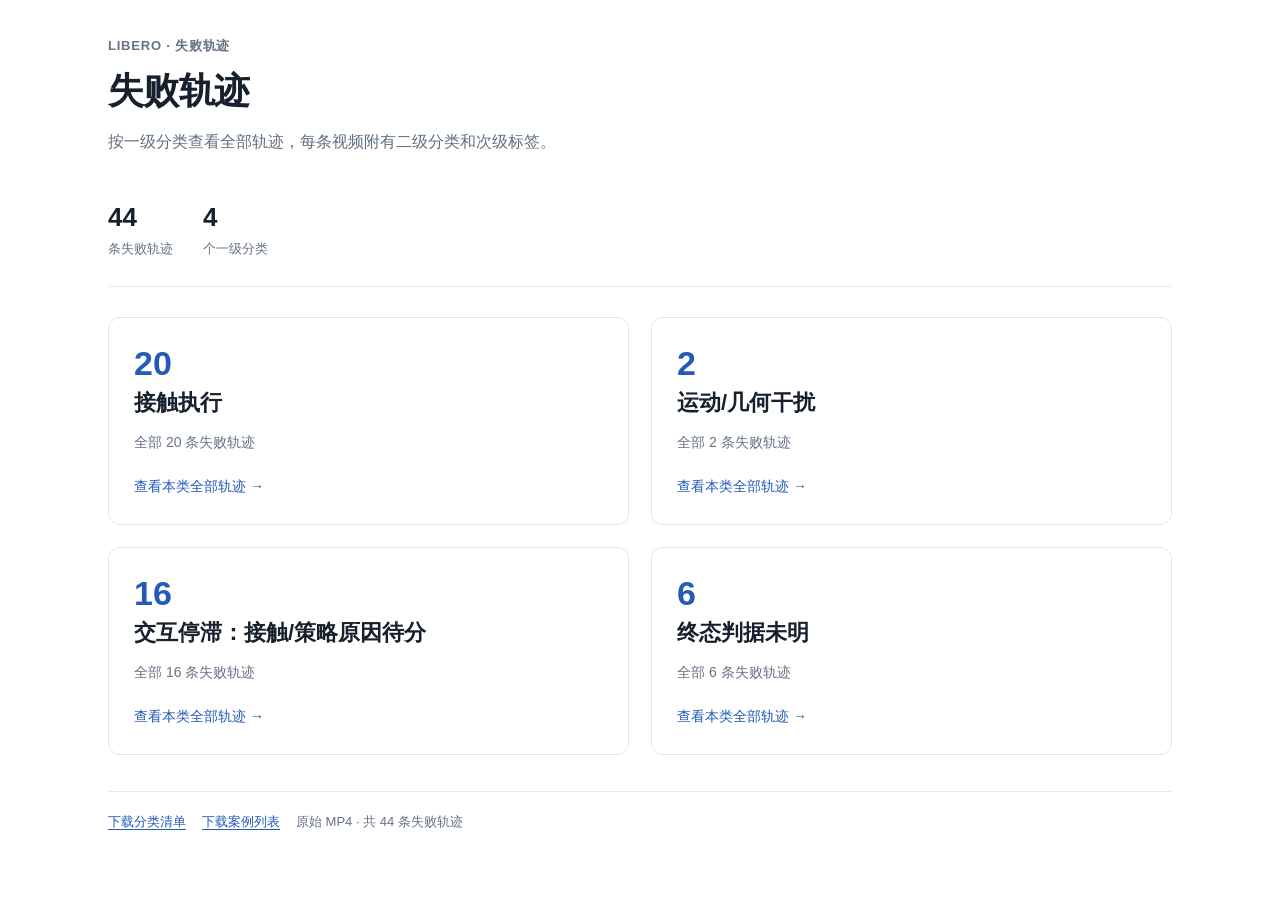
<file: index.html>
<!doctype html>
<html lang="zh-CN">
<head>
<meta charset="utf-8">
<meta name="viewport" content="width=device-width,initial-scale=1">
<title>失败轨迹｜44 条原始轨迹</title>
<link rel="stylesheet" href="style.css?v=4e3a686a5b62">
</head>
<body>
<main>
<p class="eyebrow">LIBERO · 失败轨迹</p>
<h1>失败轨迹</h1>
<p class="intro">按一级分类查看全部轨迹，每条视频附有二级分类和次级标签。</p>
<div class="summary"><div><strong>44</strong><span>条失败轨迹</span></div><div><strong>4</strong><span>个一级分类</span></div></div>
<section class="category-grid" aria-label="一级分类">
<a class="category" href="contact_execution.html"><div class="number">20</div><h2>接触执行</h2><p>全部 20 条失败轨迹</p><span class="open">查看本类全部轨迹 →</span></a>
<a class="category" href="motion_geometry_interference.html"><div class="number">2</div><h2>运动/几何干扰</h2><p>全部 2 条失败轨迹</p><span class="open">查看本类全部轨迹 →</span></a>
<a class="category" href="interaction_stall.html"><div class="number">16</div><h2>交互停滞：接触/策略原因待分</h2><p>全部 16 条失败轨迹</p><span class="open">查看本类全部轨迹 →</span></a>
<a class="category" href="terminal_criterion_unclear.html"><div class="number">6</div><h2>终态判据未明</h2><p>全部 6 条失败轨迹</p><span class="open">查看本类全部轨迹 →</span></a>
</section>
<footer class="footer"><a href="gallery_manifest.json" download>下载分类清单</a><a href="gallery_labels.txt" download>下载案例列表</a><span>原始 MP4 · 共 44 条失败轨迹</span></footer>
</main>
</body>
</html>
</file>
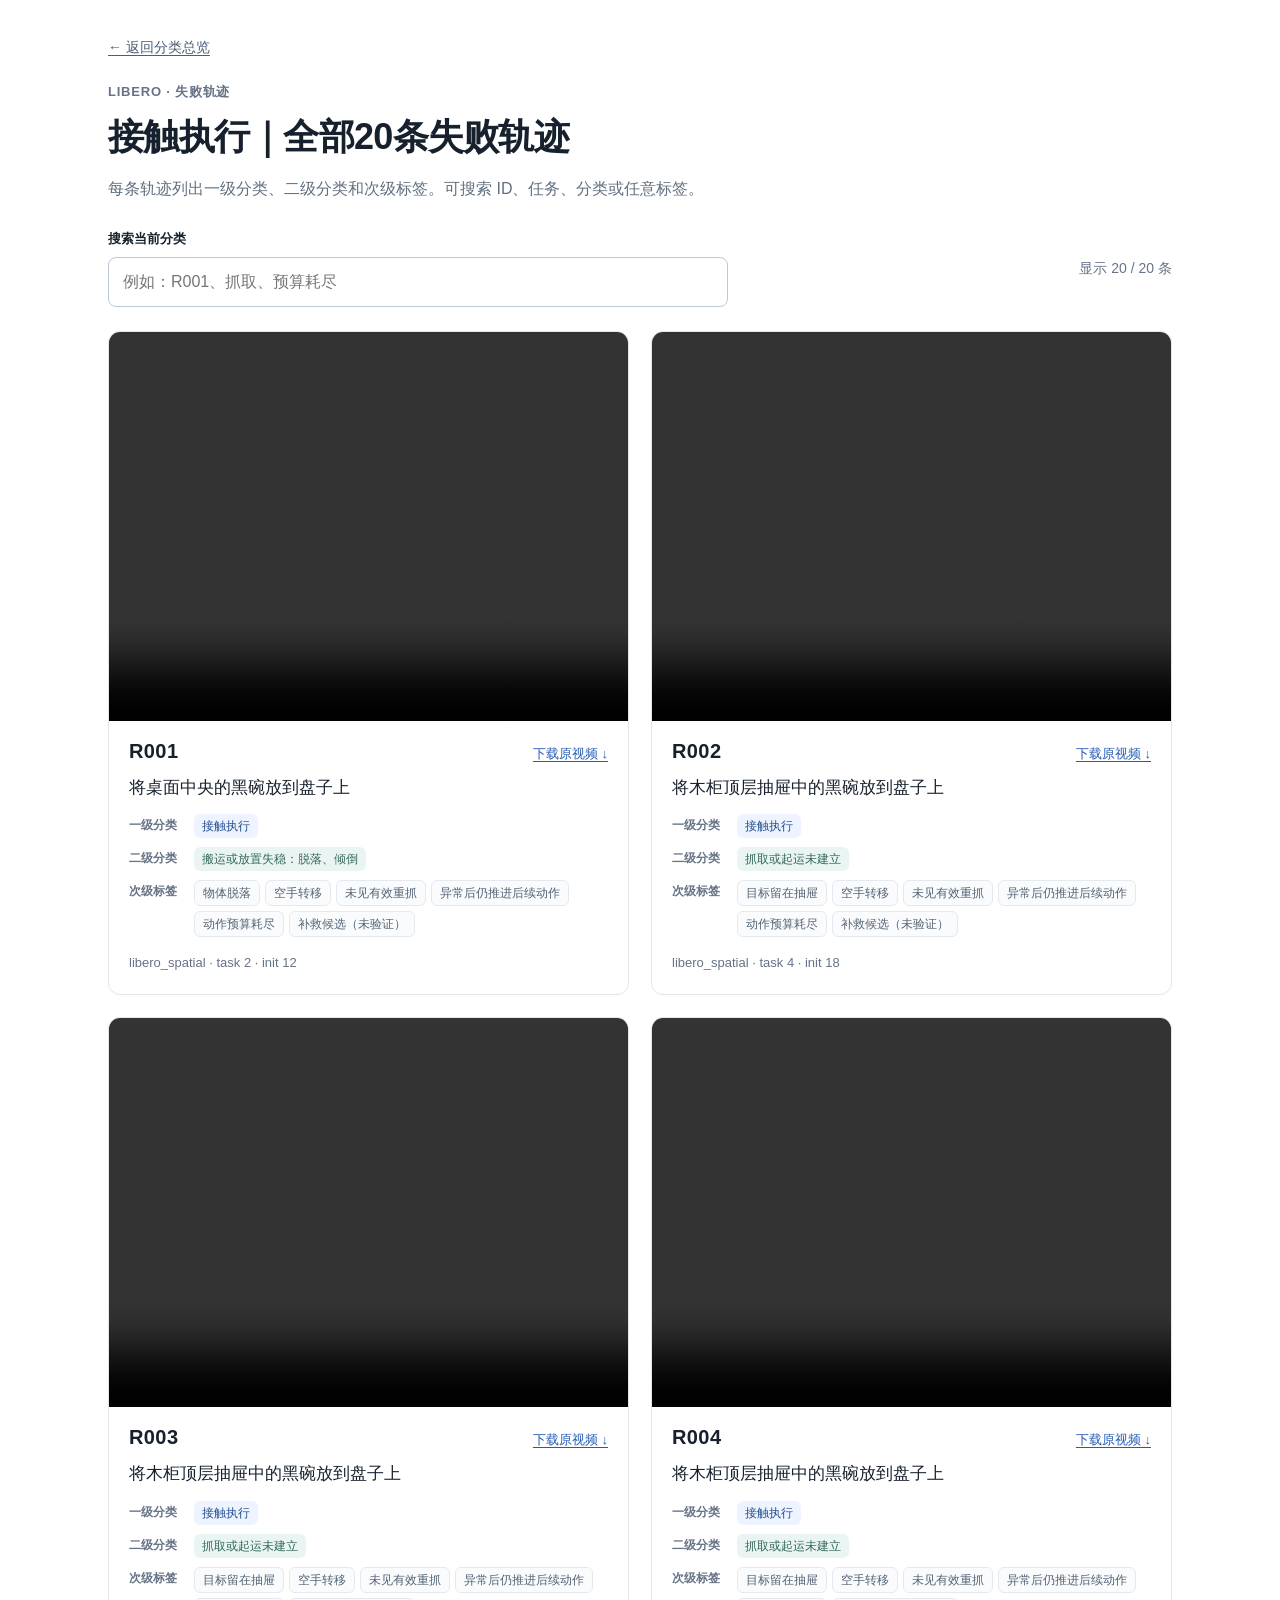
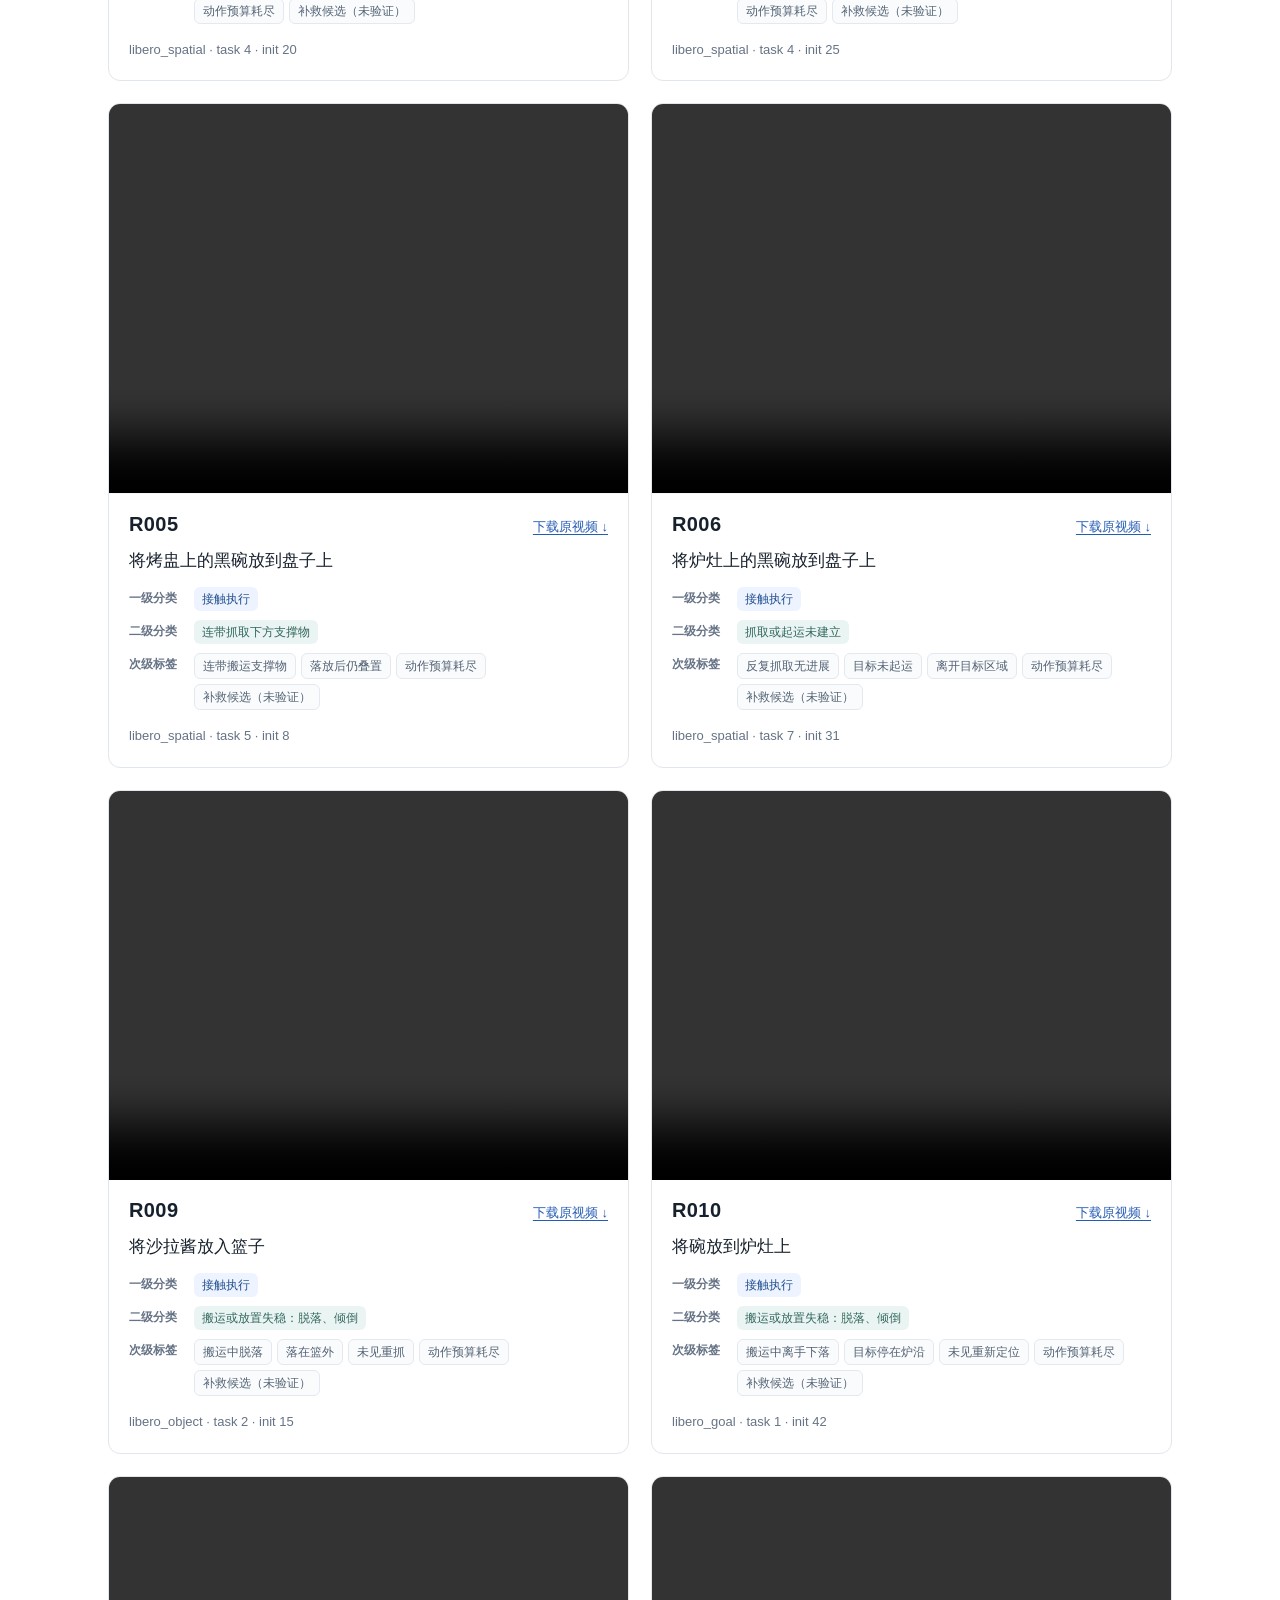
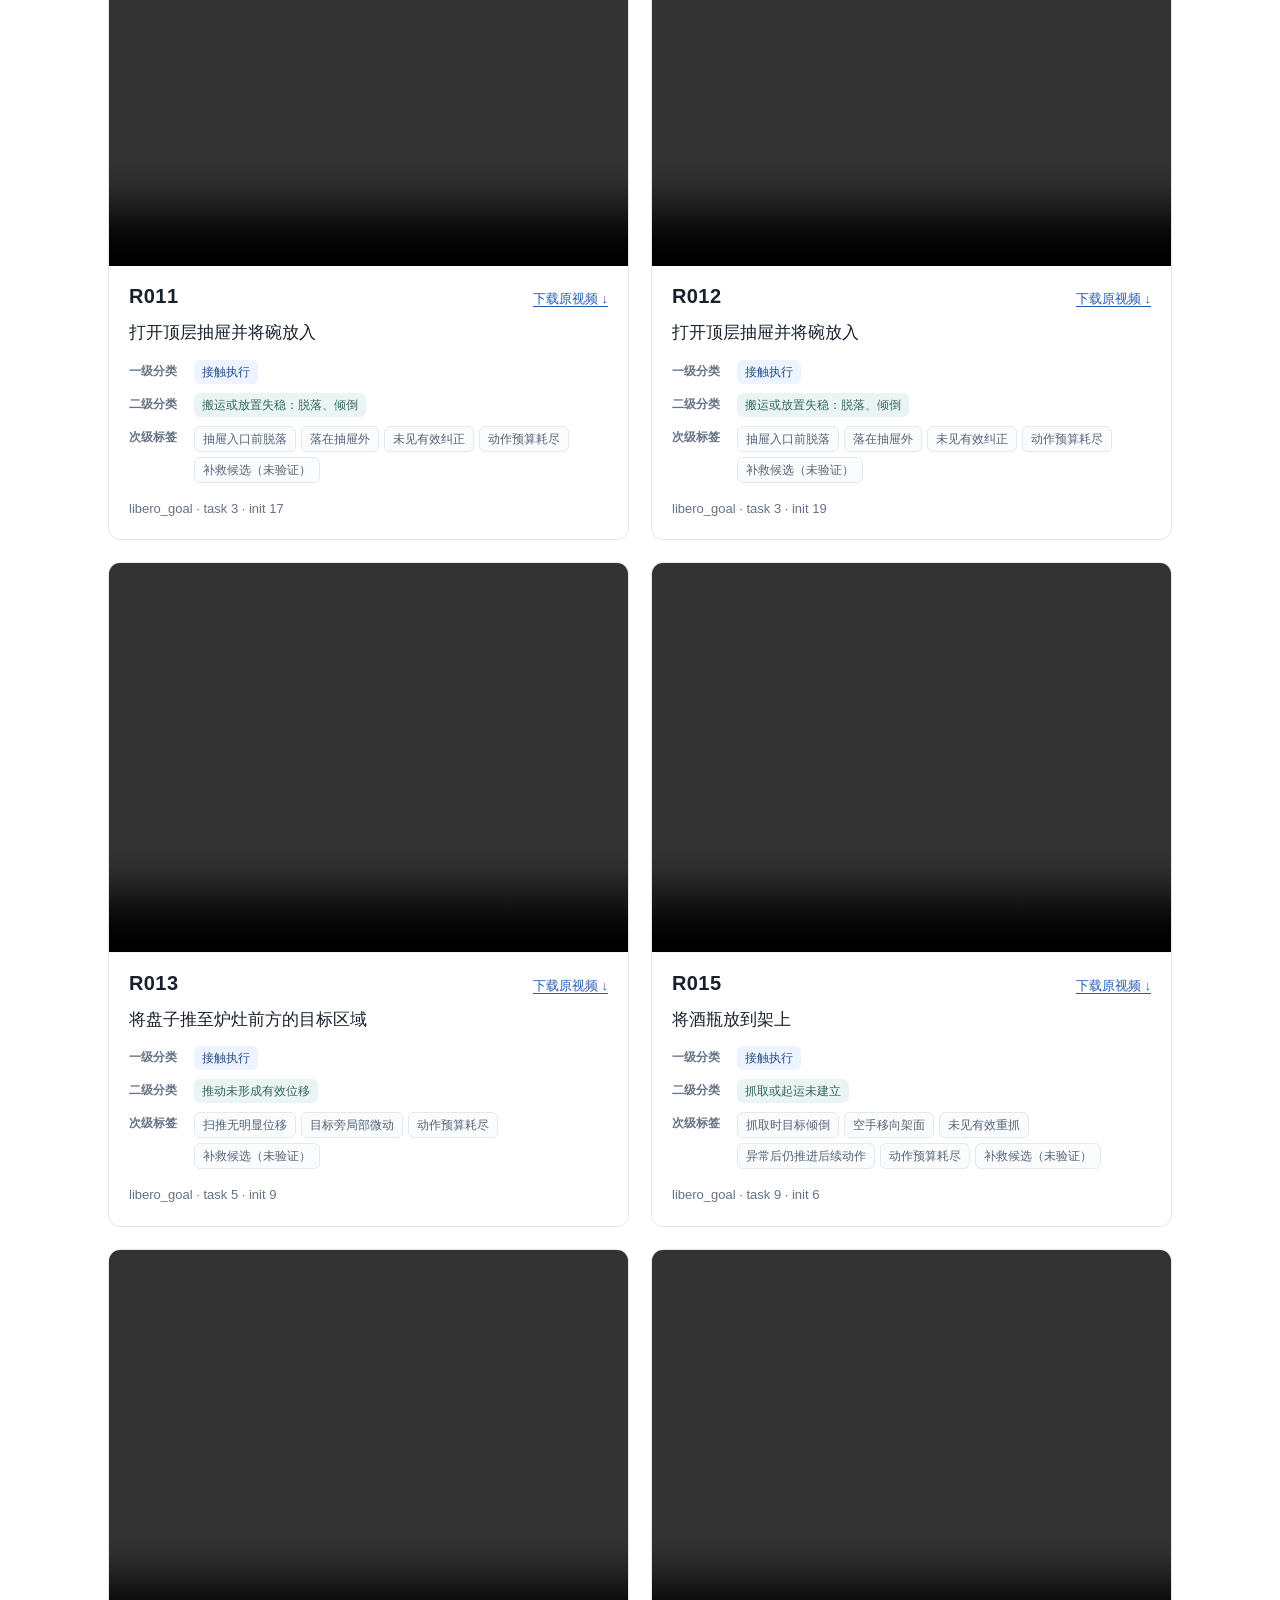
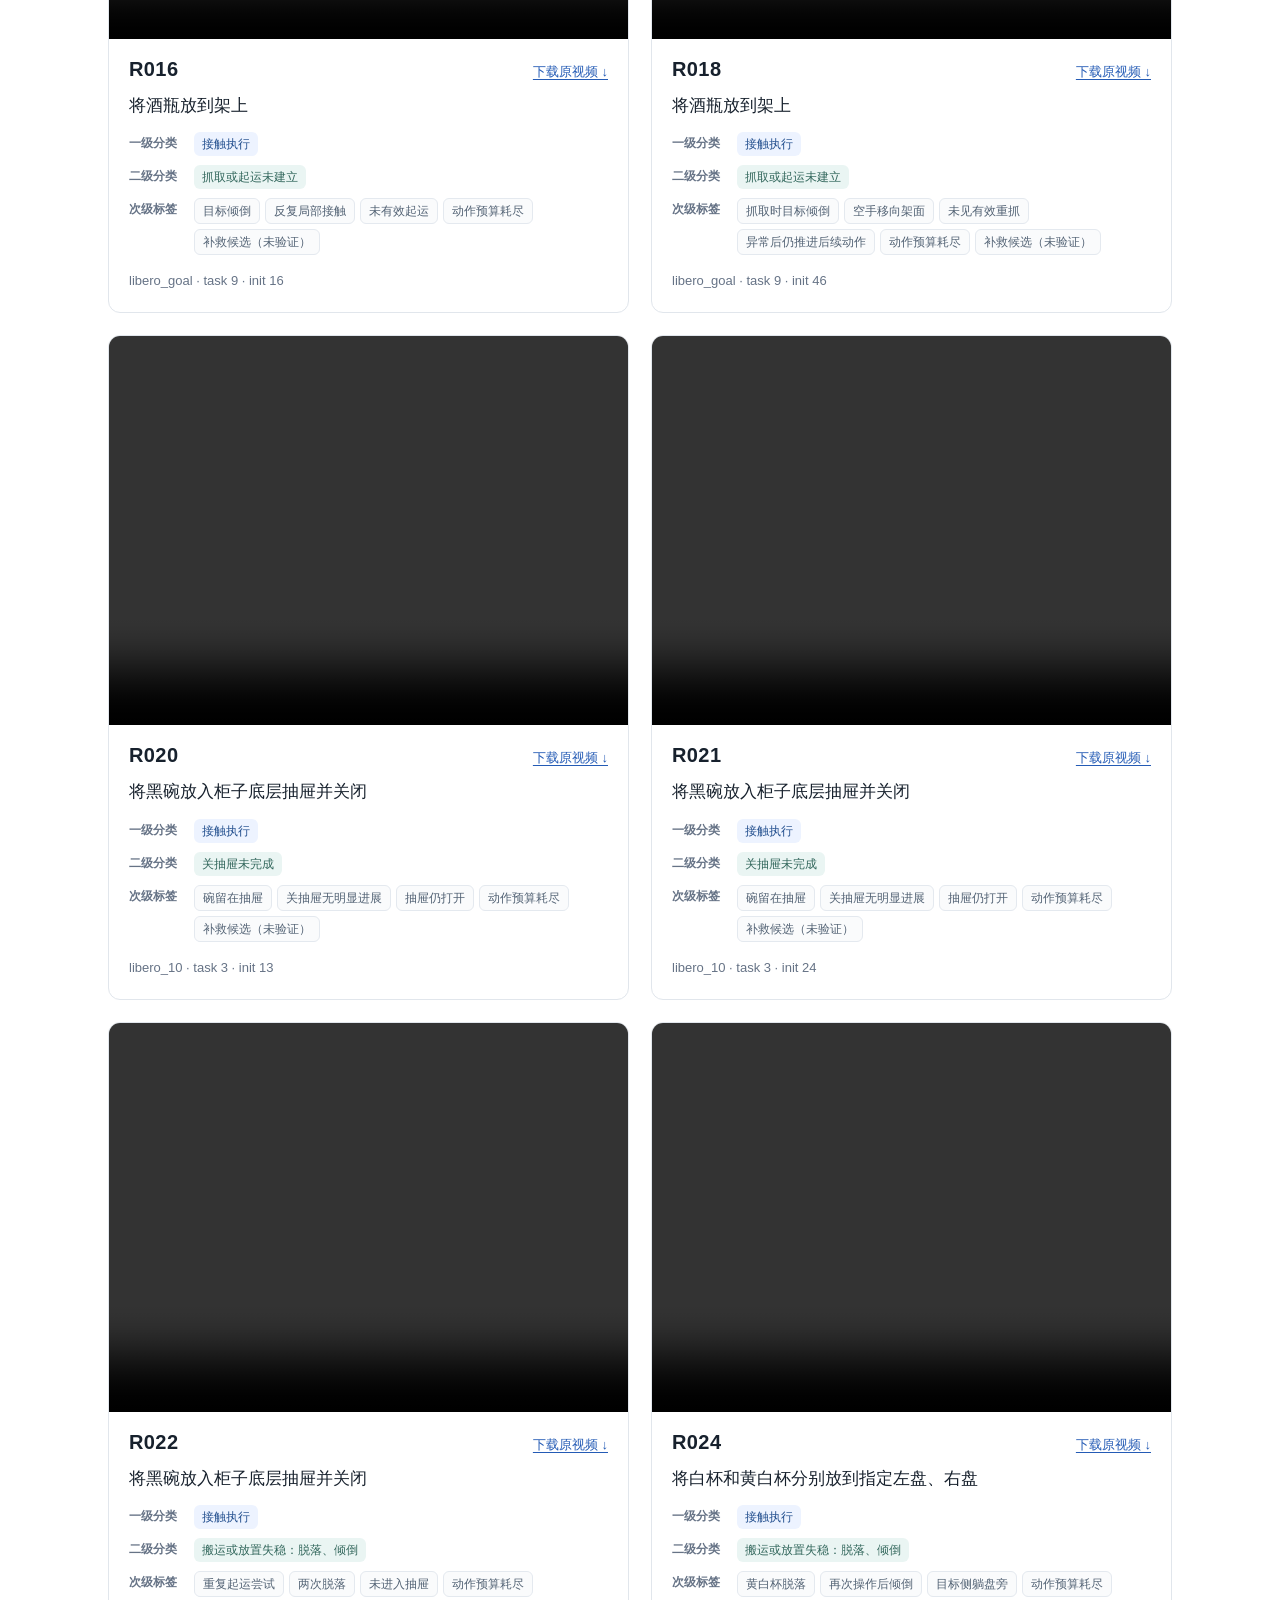
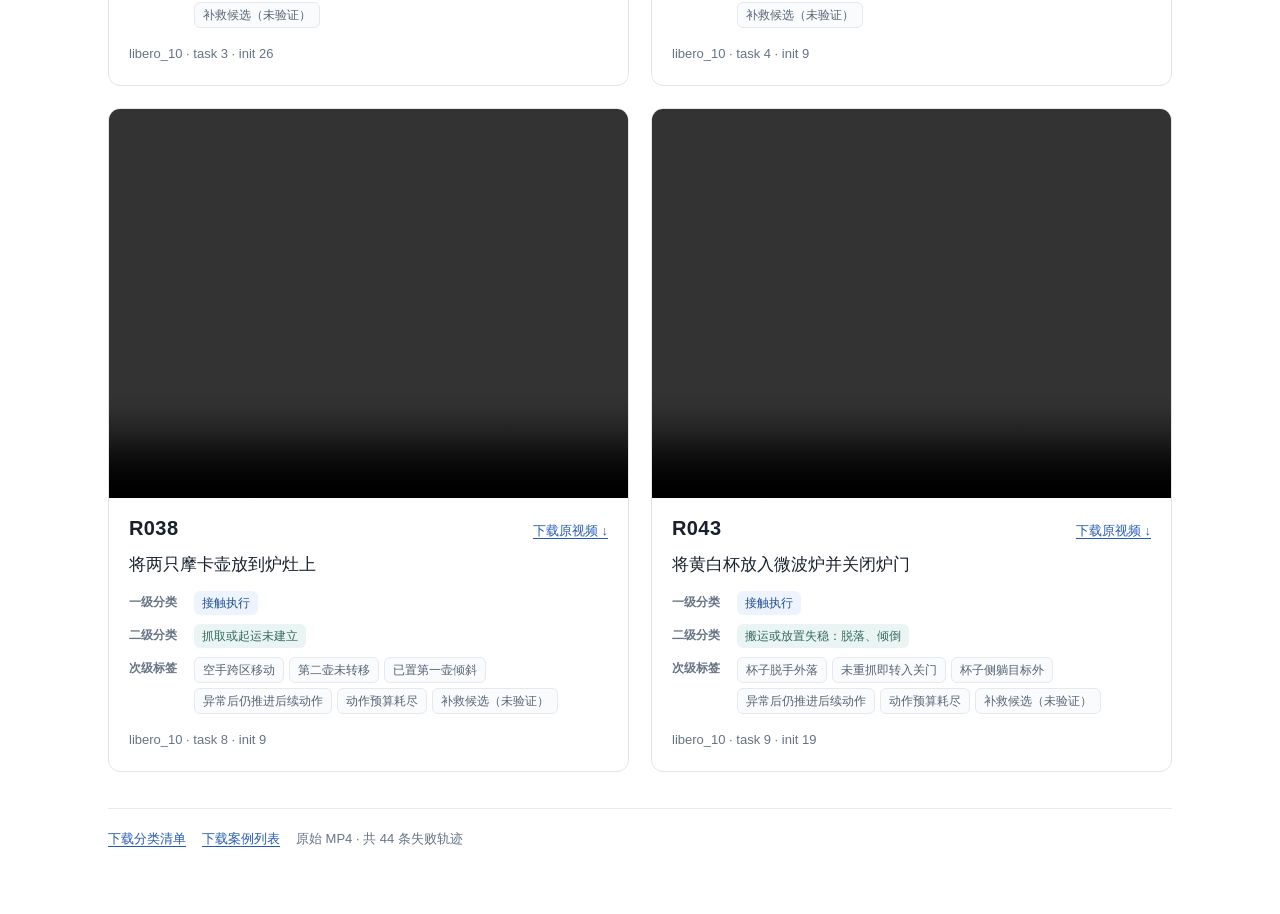
<file: contact_execution.html>
<!doctype html>
<html lang="zh-CN">
<head>
<meta charset="utf-8">
<meta name="viewport" content="width=device-width,initial-scale=1">
<title>接触执行｜全部20条失败轨迹</title>
<link rel="stylesheet" href="style.css?v=4e3a686a5b62">
<script src="gallery.js?v=d6e335b25632" defer></script>
</head>
<body>
<main>
<nav class="topnav" aria-label="返回导航"><a href="index.html">← 返回分类总览</a></nav>
<p class="eyebrow">LIBERO · 失败轨迹</p>
<h1>接触执行｜全部20条失败轨迹</h1>
<p class="intro">每条轨迹列出一级分类、二级分类和次级标签。可搜索 ID、任务、分类或任意标签。</p>
<div class="search-panel"><div class="search-wrap"><label for="gallery-search">搜索当前分类</label><input id="gallery-search" type="search" placeholder="例如：R001、抓取、预算耗尽" autocomplete="off" spellcheck="false"></div><div id="result-count" class="result-count" aria-live="polite">显示 20 / 20 条</div></div>
<section class="gallery-grid" aria-label="失败轨迹视频">
<article class="video-card" id="R001" data-search="r001 libero_spatial 将桌面中央的黑碗放到盘子上 task 2 init 12 接触执行 搬运或放置失稳：脱落、倾倒 物体脱落 空手转移 未见有效重抓 异常后仍推进后续动作 动作预算耗尽 补救候选（未验证）">
<div class="video-wrap"><video controls preload="metadata" playsinline aria-label="R001 将桌面中央的黑碗放到盘子上"><source src="videos/R001.mp4" type="video/mp4">浏览器不支持视频播放，请使用下方链接下载原始视频。</video></div>
<div class="card-body"><div class="card-heading"><h2>R001</h2><a href="videos/R001.mp4" download="R001.mp4">下载原视频 ↓</a></div><p class="task">将桌面中央的黑碗放到盘子上</p><dl class="classification"><div class="label-row" data-label-level="primary"><dt>一级分类</dt><dd><span class="chip chip-primary">接触执行</span></dd></div><div class="label-row" data-label-level="secondary"><dt>二级分类</dt><dd><span class="chip chip-secondary">搬运或放置失稳：脱落、倾倒</span></dd></div><div class="label-row" data-label-level="tag"><dt>次级标签</dt><dd><span class="chip chip-tag">物体脱落</span><span class="chip chip-tag">空手转移</span><span class="chip chip-tag">未见有效重抓</span><span class="chip chip-tag">异常后仍推进后续动作</span><span class="chip chip-tag">动作预算耗尽</span><span class="chip chip-tag">补救候选（未验证）</span></dd></div></dl><p class="meta">libero_spatial · task 2 · init 12</p></div>
</article>
<article class="video-card" id="R002" data-search="r002 libero_spatial 将木柜顶层抽屉中的黑碗放到盘子上 task 4 init 18 接触执行 抓取或起运未建立 目标留在抽屉 空手转移 未见有效重抓 异常后仍推进后续动作 动作预算耗尽 补救候选（未验证）">
<div class="video-wrap"><video controls preload="metadata" playsinline aria-label="R002 将木柜顶层抽屉中的黑碗放到盘子上"><source src="videos/R002.mp4" type="video/mp4">浏览器不支持视频播放，请使用下方链接下载原始视频。</video></div>
<div class="card-body"><div class="card-heading"><h2>R002</h2><a href="videos/R002.mp4" download="R002.mp4">下载原视频 ↓</a></div><p class="task">将木柜顶层抽屉中的黑碗放到盘子上</p><dl class="classification"><div class="label-row" data-label-level="primary"><dt>一级分类</dt><dd><span class="chip chip-primary">接触执行</span></dd></div><div class="label-row" data-label-level="secondary"><dt>二级分类</dt><dd><span class="chip chip-secondary">抓取或起运未建立</span></dd></div><div class="label-row" data-label-level="tag"><dt>次级标签</dt><dd><span class="chip chip-tag">目标留在抽屉</span><span class="chip chip-tag">空手转移</span><span class="chip chip-tag">未见有效重抓</span><span class="chip chip-tag">异常后仍推进后续动作</span><span class="chip chip-tag">动作预算耗尽</span><span class="chip chip-tag">补救候选（未验证）</span></dd></div></dl><p class="meta">libero_spatial · task 4 · init 18</p></div>
</article>
<article class="video-card" id="R003" data-search="r003 libero_spatial 将木柜顶层抽屉中的黑碗放到盘子上 task 4 init 20 接触执行 抓取或起运未建立 目标留在抽屉 空手转移 未见有效重抓 异常后仍推进后续动作 动作预算耗尽 补救候选（未验证）">
<div class="video-wrap"><video controls preload="metadata" playsinline aria-label="R003 将木柜顶层抽屉中的黑碗放到盘子上"><source src="videos/R003.mp4" type="video/mp4">浏览器不支持视频播放，请使用下方链接下载原始视频。</video></div>
<div class="card-body"><div class="card-heading"><h2>R003</h2><a href="videos/R003.mp4" download="R003.mp4">下载原视频 ↓</a></div><p class="task">将木柜顶层抽屉中的黑碗放到盘子上</p><dl class="classification"><div class="label-row" data-label-level="primary"><dt>一级分类</dt><dd><span class="chip chip-primary">接触执行</span></dd></div><div class="label-row" data-label-level="secondary"><dt>二级分类</dt><dd><span class="chip chip-secondary">抓取或起运未建立</span></dd></div><div class="label-row" data-label-level="tag"><dt>次级标签</dt><dd><span class="chip chip-tag">目标留在抽屉</span><span class="chip chip-tag">空手转移</span><span class="chip chip-tag">未见有效重抓</span><span class="chip chip-tag">异常后仍推进后续动作</span><span class="chip chip-tag">动作预算耗尽</span><span class="chip chip-tag">补救候选（未验证）</span></dd></div></dl><p class="meta">libero_spatial · task 4 · init 20</p></div>
</article>
<article class="video-card" id="R004" data-search="r004 libero_spatial 将木柜顶层抽屉中的黑碗放到盘子上 task 4 init 25 接触执行 抓取或起运未建立 目标留在抽屉 空手转移 未见有效重抓 异常后仍推进后续动作 动作预算耗尽 补救候选（未验证）">
<div class="video-wrap"><video controls preload="metadata" playsinline aria-label="R004 将木柜顶层抽屉中的黑碗放到盘子上"><source src="videos/R004.mp4" type="video/mp4">浏览器不支持视频播放，请使用下方链接下载原始视频。</video></div>
<div class="card-body"><div class="card-heading"><h2>R004</h2><a href="videos/R004.mp4" download="R004.mp4">下载原视频 ↓</a></div><p class="task">将木柜顶层抽屉中的黑碗放到盘子上</p><dl class="classification"><div class="label-row" data-label-level="primary"><dt>一级分类</dt><dd><span class="chip chip-primary">接触执行</span></dd></div><div class="label-row" data-label-level="secondary"><dt>二级分类</dt><dd><span class="chip chip-secondary">抓取或起运未建立</span></dd></div><div class="label-row" data-label-level="tag"><dt>次级标签</dt><dd><span class="chip chip-tag">目标留在抽屉</span><span class="chip chip-tag">空手转移</span><span class="chip chip-tag">未见有效重抓</span><span class="chip chip-tag">异常后仍推进后续动作</span><span class="chip chip-tag">动作预算耗尽</span><span class="chip chip-tag">补救候选（未验证）</span></dd></div></dl><p class="meta">libero_spatial · task 4 · init 25</p></div>
</article>
<article class="video-card" id="R005" data-search="r005 libero_spatial 将烤盅上的黑碗放到盘子上 task 5 init 8 接触执行 连带抓取下方支撑物 连带搬运支撑物 落放后仍叠置 动作预算耗尽 补救候选（未验证）">
<div class="video-wrap"><video controls preload="metadata" playsinline aria-label="R005 将烤盅上的黑碗放到盘子上"><source src="videos/R005.mp4" type="video/mp4">浏览器不支持视频播放，请使用下方链接下载原始视频。</video></div>
<div class="card-body"><div class="card-heading"><h2>R005</h2><a href="videos/R005.mp4" download="R005.mp4">下载原视频 ↓</a></div><p class="task">将烤盅上的黑碗放到盘子上</p><dl class="classification"><div class="label-row" data-label-level="primary"><dt>一级分类</dt><dd><span class="chip chip-primary">接触执行</span></dd></div><div class="label-row" data-label-level="secondary"><dt>二级分类</dt><dd><span class="chip chip-secondary">连带抓取下方支撑物</span></dd></div><div class="label-row" data-label-level="tag"><dt>次级标签</dt><dd><span class="chip chip-tag">连带搬运支撑物</span><span class="chip chip-tag">落放后仍叠置</span><span class="chip chip-tag">动作预算耗尽</span><span class="chip chip-tag">补救候选（未验证）</span></dd></div></dl><p class="meta">libero_spatial · task 5 · init 8</p></div>
</article>
<article class="video-card" id="R006" data-search="r006 libero_spatial 将炉灶上的黑碗放到盘子上 task 7 init 31 接触执行 抓取或起运未建立 反复抓取无进展 目标未起运 离开目标区域 动作预算耗尽 补救候选（未验证）">
<div class="video-wrap"><video controls preload="metadata" playsinline aria-label="R006 将炉灶上的黑碗放到盘子上"><source src="videos/R006.mp4" type="video/mp4">浏览器不支持视频播放，请使用下方链接下载原始视频。</video></div>
<div class="card-body"><div class="card-heading"><h2>R006</h2><a href="videos/R006.mp4" download="R006.mp4">下载原视频 ↓</a></div><p class="task">将炉灶上的黑碗放到盘子上</p><dl class="classification"><div class="label-row" data-label-level="primary"><dt>一级分类</dt><dd><span class="chip chip-primary">接触执行</span></dd></div><div class="label-row" data-label-level="secondary"><dt>二级分类</dt><dd><span class="chip chip-secondary">抓取或起运未建立</span></dd></div><div class="label-row" data-label-level="tag"><dt>次级标签</dt><dd><span class="chip chip-tag">反复抓取无进展</span><span class="chip chip-tag">目标未起运</span><span class="chip chip-tag">离开目标区域</span><span class="chip chip-tag">动作预算耗尽</span><span class="chip chip-tag">补救候选（未验证）</span></dd></div></dl><p class="meta">libero_spatial · task 7 · init 31</p></div>
</article>
<article class="video-card" id="R009" data-search="r009 libero_object 将沙拉酱放入篮子 task 2 init 15 接触执行 搬运或放置失稳：脱落、倾倒 搬运中脱落 落在篮外 未见重抓 动作预算耗尽 补救候选（未验证）">
<div class="video-wrap"><video controls preload="metadata" playsinline aria-label="R009 将沙拉酱放入篮子"><source src="videos/R009.mp4" type="video/mp4">浏览器不支持视频播放，请使用下方链接下载原始视频。</video></div>
<div class="card-body"><div class="card-heading"><h2>R009</h2><a href="videos/R009.mp4" download="R009.mp4">下载原视频 ↓</a></div><p class="task">将沙拉酱放入篮子</p><dl class="classification"><div class="label-row" data-label-level="primary"><dt>一级分类</dt><dd><span class="chip chip-primary">接触执行</span></dd></div><div class="label-row" data-label-level="secondary"><dt>二级分类</dt><dd><span class="chip chip-secondary">搬运或放置失稳：脱落、倾倒</span></dd></div><div class="label-row" data-label-level="tag"><dt>次级标签</dt><dd><span class="chip chip-tag">搬运中脱落</span><span class="chip chip-tag">落在篮外</span><span class="chip chip-tag">未见重抓</span><span class="chip chip-tag">动作预算耗尽</span><span class="chip chip-tag">补救候选（未验证）</span></dd></div></dl><p class="meta">libero_object · task 2 · init 15</p></div>
</article>
<article class="video-card" id="R010" data-search="r010 libero_goal 将碗放到炉灶上 task 1 init 42 接触执行 搬运或放置失稳：脱落、倾倒 搬运中离手下落 目标停在炉沿 未见重新定位 动作预算耗尽 补救候选（未验证）">
<div class="video-wrap"><video controls preload="metadata" playsinline aria-label="R010 将碗放到炉灶上"><source src="videos/R010.mp4" type="video/mp4">浏览器不支持视频播放，请使用下方链接下载原始视频。</video></div>
<div class="card-body"><div class="card-heading"><h2>R010</h2><a href="videos/R010.mp4" download="R010.mp4">下载原视频 ↓</a></div><p class="task">将碗放到炉灶上</p><dl class="classification"><div class="label-row" data-label-level="primary"><dt>一级分类</dt><dd><span class="chip chip-primary">接触执行</span></dd></div><div class="label-row" data-label-level="secondary"><dt>二级分类</dt><dd><span class="chip chip-secondary">搬运或放置失稳：脱落、倾倒</span></dd></div><div class="label-row" data-label-level="tag"><dt>次级标签</dt><dd><span class="chip chip-tag">搬运中离手下落</span><span class="chip chip-tag">目标停在炉沿</span><span class="chip chip-tag">未见重新定位</span><span class="chip chip-tag">动作预算耗尽</span><span class="chip chip-tag">补救候选（未验证）</span></dd></div></dl><p class="meta">libero_goal · task 1 · init 42</p></div>
</article>
<article class="video-card" id="R011" data-search="r011 libero_goal 打开顶层抽屉并将碗放入 task 3 init 17 接触执行 搬运或放置失稳：脱落、倾倒 抽屉入口前脱落 落在抽屉外 未见有效纠正 动作预算耗尽 补救候选（未验证）">
<div class="video-wrap"><video controls preload="metadata" playsinline aria-label="R011 打开顶层抽屉并将碗放入"><source src="videos/R011.mp4" type="video/mp4">浏览器不支持视频播放，请使用下方链接下载原始视频。</video></div>
<div class="card-body"><div class="card-heading"><h2>R011</h2><a href="videos/R011.mp4" download="R011.mp4">下载原视频 ↓</a></div><p class="task">打开顶层抽屉并将碗放入</p><dl class="classification"><div class="label-row" data-label-level="primary"><dt>一级分类</dt><dd><span class="chip chip-primary">接触执行</span></dd></div><div class="label-row" data-label-level="secondary"><dt>二级分类</dt><dd><span class="chip chip-secondary">搬运或放置失稳：脱落、倾倒</span></dd></div><div class="label-row" data-label-level="tag"><dt>次级标签</dt><dd><span class="chip chip-tag">抽屉入口前脱落</span><span class="chip chip-tag">落在抽屉外</span><span class="chip chip-tag">未见有效纠正</span><span class="chip chip-tag">动作预算耗尽</span><span class="chip chip-tag">补救候选（未验证）</span></dd></div></dl><p class="meta">libero_goal · task 3 · init 17</p></div>
</article>
<article class="video-card" id="R012" data-search="r012 libero_goal 打开顶层抽屉并将碗放入 task 3 init 19 接触执行 搬运或放置失稳：脱落、倾倒 抽屉入口前脱落 落在抽屉外 未见有效纠正 动作预算耗尽 补救候选（未验证）">
<div class="video-wrap"><video controls preload="metadata" playsinline aria-label="R012 打开顶层抽屉并将碗放入"><source src="videos/R012.mp4" type="video/mp4">浏览器不支持视频播放，请使用下方链接下载原始视频。</video></div>
<div class="card-body"><div class="card-heading"><h2>R012</h2><a href="videos/R012.mp4" download="R012.mp4">下载原视频 ↓</a></div><p class="task">打开顶层抽屉并将碗放入</p><dl class="classification"><div class="label-row" data-label-level="primary"><dt>一级分类</dt><dd><span class="chip chip-primary">接触执行</span></dd></div><div class="label-row" data-label-level="secondary"><dt>二级分类</dt><dd><span class="chip chip-secondary">搬运或放置失稳：脱落、倾倒</span></dd></div><div class="label-row" data-label-level="tag"><dt>次级标签</dt><dd><span class="chip chip-tag">抽屉入口前脱落</span><span class="chip chip-tag">落在抽屉外</span><span class="chip chip-tag">未见有效纠正</span><span class="chip chip-tag">动作预算耗尽</span><span class="chip chip-tag">补救候选（未验证）</span></dd></div></dl><p class="meta">libero_goal · task 3 · init 19</p></div>
</article>
<article class="video-card" id="R013" data-search="r013 libero_goal 将盘子推至炉灶前方的目标区域 task 5 init 9 接触执行 推动未形成有效位移 扫推无明显位移 目标旁局部微动 动作预算耗尽 补救候选（未验证）">
<div class="video-wrap"><video controls preload="metadata" playsinline aria-label="R013 将盘子推至炉灶前方的目标区域"><source src="videos/R013.mp4" type="video/mp4">浏览器不支持视频播放，请使用下方链接下载原始视频。</video></div>
<div class="card-body"><div class="card-heading"><h2>R013</h2><a href="videos/R013.mp4" download="R013.mp4">下载原视频 ↓</a></div><p class="task">将盘子推至炉灶前方的目标区域</p><dl class="classification"><div class="label-row" data-label-level="primary"><dt>一级分类</dt><dd><span class="chip chip-primary">接触执行</span></dd></div><div class="label-row" data-label-level="secondary"><dt>二级分类</dt><dd><span class="chip chip-secondary">推动未形成有效位移</span></dd></div><div class="label-row" data-label-level="tag"><dt>次级标签</dt><dd><span class="chip chip-tag">扫推无明显位移</span><span class="chip chip-tag">目标旁局部微动</span><span class="chip chip-tag">动作预算耗尽</span><span class="chip chip-tag">补救候选（未验证）</span></dd></div></dl><p class="meta">libero_goal · task 5 · init 9</p></div>
</article>
<article class="video-card" id="R015" data-search="r015 libero_goal 将酒瓶放到架上 task 9 init 6 接触执行 抓取或起运未建立 抓取时目标倾倒 空手移向架面 未见有效重抓 异常后仍推进后续动作 动作预算耗尽 补救候选（未验证）">
<div class="video-wrap"><video controls preload="metadata" playsinline aria-label="R015 将酒瓶放到架上"><source src="videos/R015.mp4" type="video/mp4">浏览器不支持视频播放，请使用下方链接下载原始视频。</video></div>
<div class="card-body"><div class="card-heading"><h2>R015</h2><a href="videos/R015.mp4" download="R015.mp4">下载原视频 ↓</a></div><p class="task">将酒瓶放到架上</p><dl class="classification"><div class="label-row" data-label-level="primary"><dt>一级分类</dt><dd><span class="chip chip-primary">接触执行</span></dd></div><div class="label-row" data-label-level="secondary"><dt>二级分类</dt><dd><span class="chip chip-secondary">抓取或起运未建立</span></dd></div><div class="label-row" data-label-level="tag"><dt>次级标签</dt><dd><span class="chip chip-tag">抓取时目标倾倒</span><span class="chip chip-tag">空手移向架面</span><span class="chip chip-tag">未见有效重抓</span><span class="chip chip-tag">异常后仍推进后续动作</span><span class="chip chip-tag">动作预算耗尽</span><span class="chip chip-tag">补救候选（未验证）</span></dd></div></dl><p class="meta">libero_goal · task 9 · init 6</p></div>
</article>
<article class="video-card" id="R016" data-search="r016 libero_goal 将酒瓶放到架上 task 9 init 16 接触执行 抓取或起运未建立 目标倾倒 反复局部接触 未有效起运 动作预算耗尽 补救候选（未验证）">
<div class="video-wrap"><video controls preload="metadata" playsinline aria-label="R016 将酒瓶放到架上"><source src="videos/R016.mp4" type="video/mp4">浏览器不支持视频播放，请使用下方链接下载原始视频。</video></div>
<div class="card-body"><div class="card-heading"><h2>R016</h2><a href="videos/R016.mp4" download="R016.mp4">下载原视频 ↓</a></div><p class="task">将酒瓶放到架上</p><dl class="classification"><div class="label-row" data-label-level="primary"><dt>一级分类</dt><dd><span class="chip chip-primary">接触执行</span></dd></div><div class="label-row" data-label-level="secondary"><dt>二级分类</dt><dd><span class="chip chip-secondary">抓取或起运未建立</span></dd></div><div class="label-row" data-label-level="tag"><dt>次级标签</dt><dd><span class="chip chip-tag">目标倾倒</span><span class="chip chip-tag">反复局部接触</span><span class="chip chip-tag">未有效起运</span><span class="chip chip-tag">动作预算耗尽</span><span class="chip chip-tag">补救候选（未验证）</span></dd></div></dl><p class="meta">libero_goal · task 9 · init 16</p></div>
</article>
<article class="video-card" id="R018" data-search="r018 libero_goal 将酒瓶放到架上 task 9 init 46 接触执行 抓取或起运未建立 抓取时目标倾倒 空手移向架面 未见有效重抓 异常后仍推进后续动作 动作预算耗尽 补救候选（未验证）">
<div class="video-wrap"><video controls preload="metadata" playsinline aria-label="R018 将酒瓶放到架上"><source src="videos/R018.mp4" type="video/mp4">浏览器不支持视频播放，请使用下方链接下载原始视频。</video></div>
<div class="card-body"><div class="card-heading"><h2>R018</h2><a href="videos/R018.mp4" download="R018.mp4">下载原视频 ↓</a></div><p class="task">将酒瓶放到架上</p><dl class="classification"><div class="label-row" data-label-level="primary"><dt>一级分类</dt><dd><span class="chip chip-primary">接触执行</span></dd></div><div class="label-row" data-label-level="secondary"><dt>二级分类</dt><dd><span class="chip chip-secondary">抓取或起运未建立</span></dd></div><div class="label-row" data-label-level="tag"><dt>次级标签</dt><dd><span class="chip chip-tag">抓取时目标倾倒</span><span class="chip chip-tag">空手移向架面</span><span class="chip chip-tag">未见有效重抓</span><span class="chip chip-tag">异常后仍推进后续动作</span><span class="chip chip-tag">动作预算耗尽</span><span class="chip chip-tag">补救候选（未验证）</span></dd></div></dl><p class="meta">libero_goal · task 9 · init 46</p></div>
</article>
<article class="video-card" id="R020" data-search="r020 libero_10 将黑碗放入柜子底层抽屉并关闭 task 3 init 13 接触执行 关抽屉未完成 碗留在抽屉 关抽屉无明显进展 抽屉仍打开 动作预算耗尽 补救候选（未验证）">
<div class="video-wrap"><video controls preload="metadata" playsinline aria-label="R020 将黑碗放入柜子底层抽屉并关闭"><source src="videos/R020.mp4" type="video/mp4">浏览器不支持视频播放，请使用下方链接下载原始视频。</video></div>
<div class="card-body"><div class="card-heading"><h2>R020</h2><a href="videos/R020.mp4" download="R020.mp4">下载原视频 ↓</a></div><p class="task">将黑碗放入柜子底层抽屉并关闭</p><dl class="classification"><div class="label-row" data-label-level="primary"><dt>一级分类</dt><dd><span class="chip chip-primary">接触执行</span></dd></div><div class="label-row" data-label-level="secondary"><dt>二级分类</dt><dd><span class="chip chip-secondary">关抽屉未完成</span></dd></div><div class="label-row" data-label-level="tag"><dt>次级标签</dt><dd><span class="chip chip-tag">碗留在抽屉</span><span class="chip chip-tag">关抽屉无明显进展</span><span class="chip chip-tag">抽屉仍打开</span><span class="chip chip-tag">动作预算耗尽</span><span class="chip chip-tag">补救候选（未验证）</span></dd></div></dl><p class="meta">libero_10 · task 3 · init 13</p></div>
</article>
<article class="video-card" id="R021" data-search="r021 libero_10 将黑碗放入柜子底层抽屉并关闭 task 3 init 24 接触执行 关抽屉未完成 碗留在抽屉 关抽屉无明显进展 抽屉仍打开 动作预算耗尽 补救候选（未验证）">
<div class="video-wrap"><video controls preload="metadata" playsinline aria-label="R021 将黑碗放入柜子底层抽屉并关闭"><source src="videos/R021.mp4" type="video/mp4">浏览器不支持视频播放，请使用下方链接下载原始视频。</video></div>
<div class="card-body"><div class="card-heading"><h2>R021</h2><a href="videos/R021.mp4" download="R021.mp4">下载原视频 ↓</a></div><p class="task">将黑碗放入柜子底层抽屉并关闭</p><dl class="classification"><div class="label-row" data-label-level="primary"><dt>一级分类</dt><dd><span class="chip chip-primary">接触执行</span></dd></div><div class="label-row" data-label-level="secondary"><dt>二级分类</dt><dd><span class="chip chip-secondary">关抽屉未完成</span></dd></div><div class="label-row" data-label-level="tag"><dt>次级标签</dt><dd><span class="chip chip-tag">碗留在抽屉</span><span class="chip chip-tag">关抽屉无明显进展</span><span class="chip chip-tag">抽屉仍打开</span><span class="chip chip-tag">动作预算耗尽</span><span class="chip chip-tag">补救候选（未验证）</span></dd></div></dl><p class="meta">libero_10 · task 3 · init 24</p></div>
</article>
<article class="video-card" id="R022" data-search="r022 libero_10 将黑碗放入柜子底层抽屉并关闭 task 3 init 26 接触执行 搬运或放置失稳：脱落、倾倒 重复起运尝试 两次脱落 未进入抽屉 动作预算耗尽 补救候选（未验证）">
<div class="video-wrap"><video controls preload="metadata" playsinline aria-label="R022 将黑碗放入柜子底层抽屉并关闭"><source src="videos/R022.mp4" type="video/mp4">浏览器不支持视频播放，请使用下方链接下载原始视频。</video></div>
<div class="card-body"><div class="card-heading"><h2>R022</h2><a href="videos/R022.mp4" download="R022.mp4">下载原视频 ↓</a></div><p class="task">将黑碗放入柜子底层抽屉并关闭</p><dl class="classification"><div class="label-row" data-label-level="primary"><dt>一级分类</dt><dd><span class="chip chip-primary">接触执行</span></dd></div><div class="label-row" data-label-level="secondary"><dt>二级分类</dt><dd><span class="chip chip-secondary">搬运或放置失稳：脱落、倾倒</span></dd></div><div class="label-row" data-label-level="tag"><dt>次级标签</dt><dd><span class="chip chip-tag">重复起运尝试</span><span class="chip chip-tag">两次脱落</span><span class="chip chip-tag">未进入抽屉</span><span class="chip chip-tag">动作预算耗尽</span><span class="chip chip-tag">补救候选（未验证）</span></dd></div></dl><p class="meta">libero_10 · task 3 · init 26</p></div>
</article>
<article class="video-card" id="R024" data-search="r024 libero_10 将白杯和黄白杯分别放到指定左盘、右盘 task 4 init 9 接触执行 搬运或放置失稳：脱落、倾倒 黄白杯脱落 再次操作后倾倒 目标侧躺盘旁 动作预算耗尽 补救候选（未验证）">
<div class="video-wrap"><video controls preload="metadata" playsinline aria-label="R024 将白杯和黄白杯分别放到指定左盘、右盘"><source src="videos/R024.mp4" type="video/mp4">浏览器不支持视频播放，请使用下方链接下载原始视频。</video></div>
<div class="card-body"><div class="card-heading"><h2>R024</h2><a href="videos/R024.mp4" download="R024.mp4">下载原视频 ↓</a></div><p class="task">将白杯和黄白杯分别放到指定左盘、右盘</p><dl class="classification"><div class="label-row" data-label-level="primary"><dt>一级分类</dt><dd><span class="chip chip-primary">接触执行</span></dd></div><div class="label-row" data-label-level="secondary"><dt>二级分类</dt><dd><span class="chip chip-secondary">搬运或放置失稳：脱落、倾倒</span></dd></div><div class="label-row" data-label-level="tag"><dt>次级标签</dt><dd><span class="chip chip-tag">黄白杯脱落</span><span class="chip chip-tag">再次操作后倾倒</span><span class="chip chip-tag">目标侧躺盘旁</span><span class="chip chip-tag">动作预算耗尽</span><span class="chip chip-tag">补救候选（未验证）</span></dd></div></dl><p class="meta">libero_10 · task 4 · init 9</p></div>
</article>
<article class="video-card" id="R038" data-search="r038 libero_10 将两只摩卡壶放到炉灶上 task 8 init 9 接触执行 抓取或起运未建立 空手跨区移动 第二壶未转移 已置第一壶倾斜 异常后仍推进后续动作 动作预算耗尽 补救候选（未验证）">
<div class="video-wrap"><video controls preload="metadata" playsinline aria-label="R038 将两只摩卡壶放到炉灶上"><source src="videos/R038.mp4" type="video/mp4">浏览器不支持视频播放，请使用下方链接下载原始视频。</video></div>
<div class="card-body"><div class="card-heading"><h2>R038</h2><a href="videos/R038.mp4" download="R038.mp4">下载原视频 ↓</a></div><p class="task">将两只摩卡壶放到炉灶上</p><dl class="classification"><div class="label-row" data-label-level="primary"><dt>一级分类</dt><dd><span class="chip chip-primary">接触执行</span></dd></div><div class="label-row" data-label-level="secondary"><dt>二级分类</dt><dd><span class="chip chip-secondary">抓取或起运未建立</span></dd></div><div class="label-row" data-label-level="tag"><dt>次级标签</dt><dd><span class="chip chip-tag">空手跨区移动</span><span class="chip chip-tag">第二壶未转移</span><span class="chip chip-tag">已置第一壶倾斜</span><span class="chip chip-tag">异常后仍推进后续动作</span><span class="chip chip-tag">动作预算耗尽</span><span class="chip chip-tag">补救候选（未验证）</span></dd></div></dl><p class="meta">libero_10 · task 8 · init 9</p></div>
</article>
<article class="video-card" id="R043" data-search="r043 libero_10 将黄白杯放入微波炉并关闭炉门 task 9 init 19 接触执行 搬运或放置失稳：脱落、倾倒 杯子脱手外落 未重抓即转入关门 杯子侧躺目标外 异常后仍推进后续动作 动作预算耗尽 补救候选（未验证）">
<div class="video-wrap"><video controls preload="metadata" playsinline aria-label="R043 将黄白杯放入微波炉并关闭炉门"><source src="videos/R043.mp4" type="video/mp4">浏览器不支持视频播放，请使用下方链接下载原始视频。</video></div>
<div class="card-body"><div class="card-heading"><h2>R043</h2><a href="videos/R043.mp4" download="R043.mp4">下载原视频 ↓</a></div><p class="task">将黄白杯放入微波炉并关闭炉门</p><dl class="classification"><div class="label-row" data-label-level="primary"><dt>一级分类</dt><dd><span class="chip chip-primary">接触执行</span></dd></div><div class="label-row" data-label-level="secondary"><dt>二级分类</dt><dd><span class="chip chip-secondary">搬运或放置失稳：脱落、倾倒</span></dd></div><div class="label-row" data-label-level="tag"><dt>次级标签</dt><dd><span class="chip chip-tag">杯子脱手外落</span><span class="chip chip-tag">未重抓即转入关门</span><span class="chip chip-tag">杯子侧躺目标外</span><span class="chip chip-tag">异常后仍推进后续动作</span><span class="chip chip-tag">动作预算耗尽</span><span class="chip chip-tag">补救候选（未验证）</span></dd></div></dl><p class="meta">libero_10 · task 9 · init 19</p></div>
</article>
</section>
<p id="empty-state" class="empty" hidden>未找到匹配的轨迹，请更换关键词。</p>
<footer class="footer"><a href="gallery_manifest.json" download>下载分类清单</a><a href="gallery_labels.txt" download>下载案例列表</a><span>原始 MP4 · 共 44 条失败轨迹</span></footer>
</main>
</body>
</html>
</file>
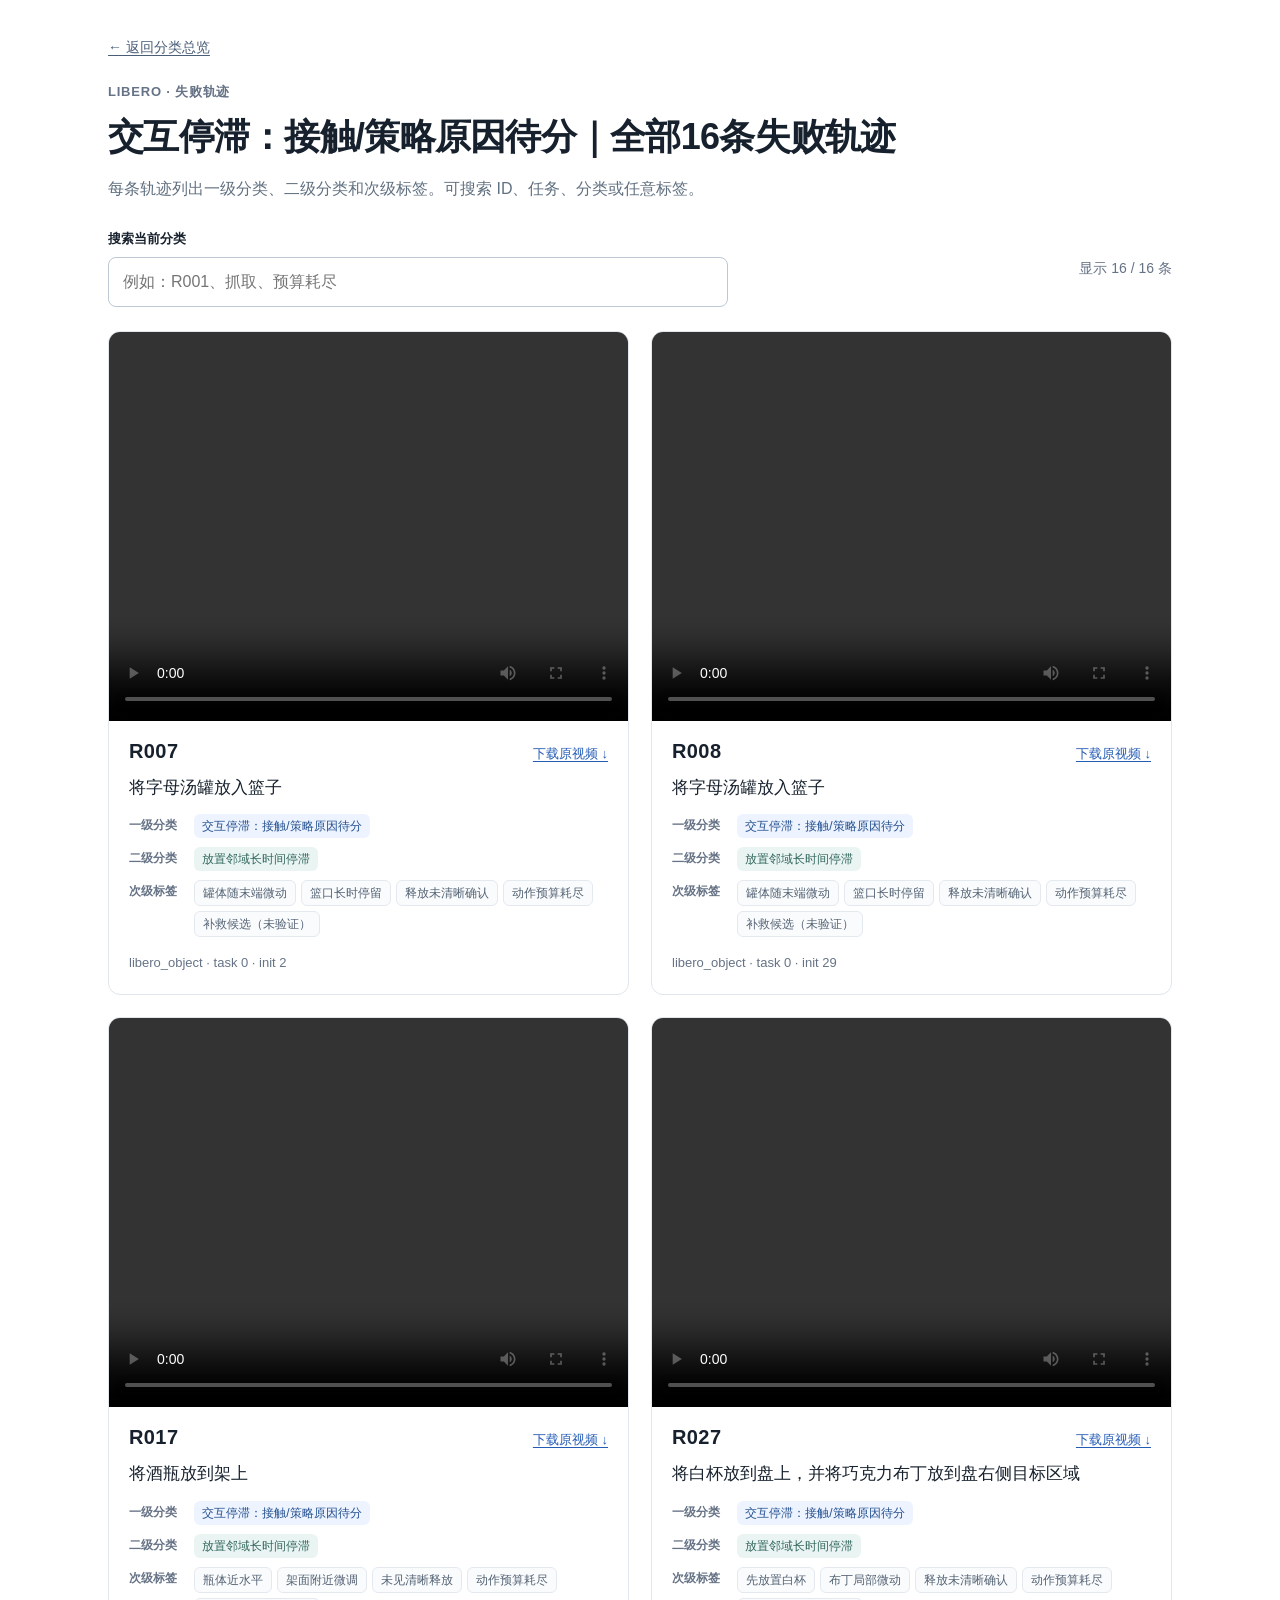
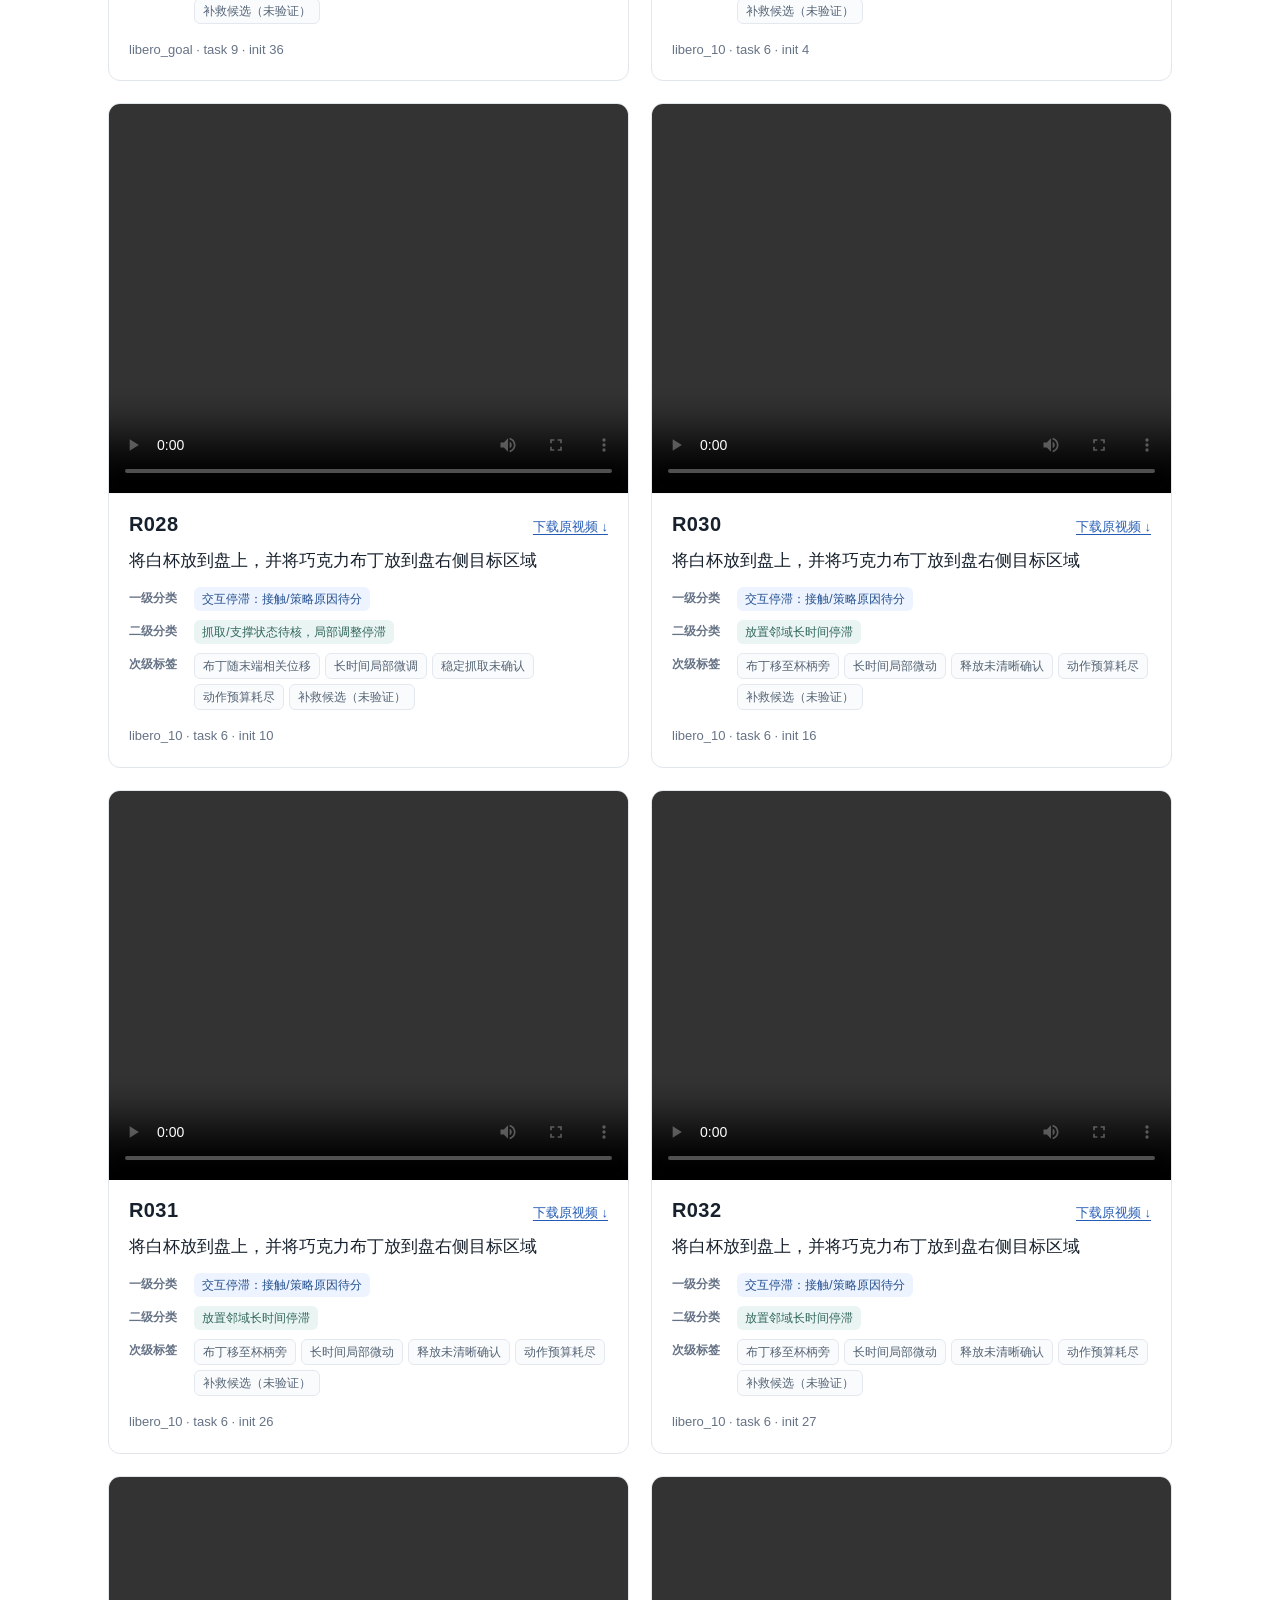
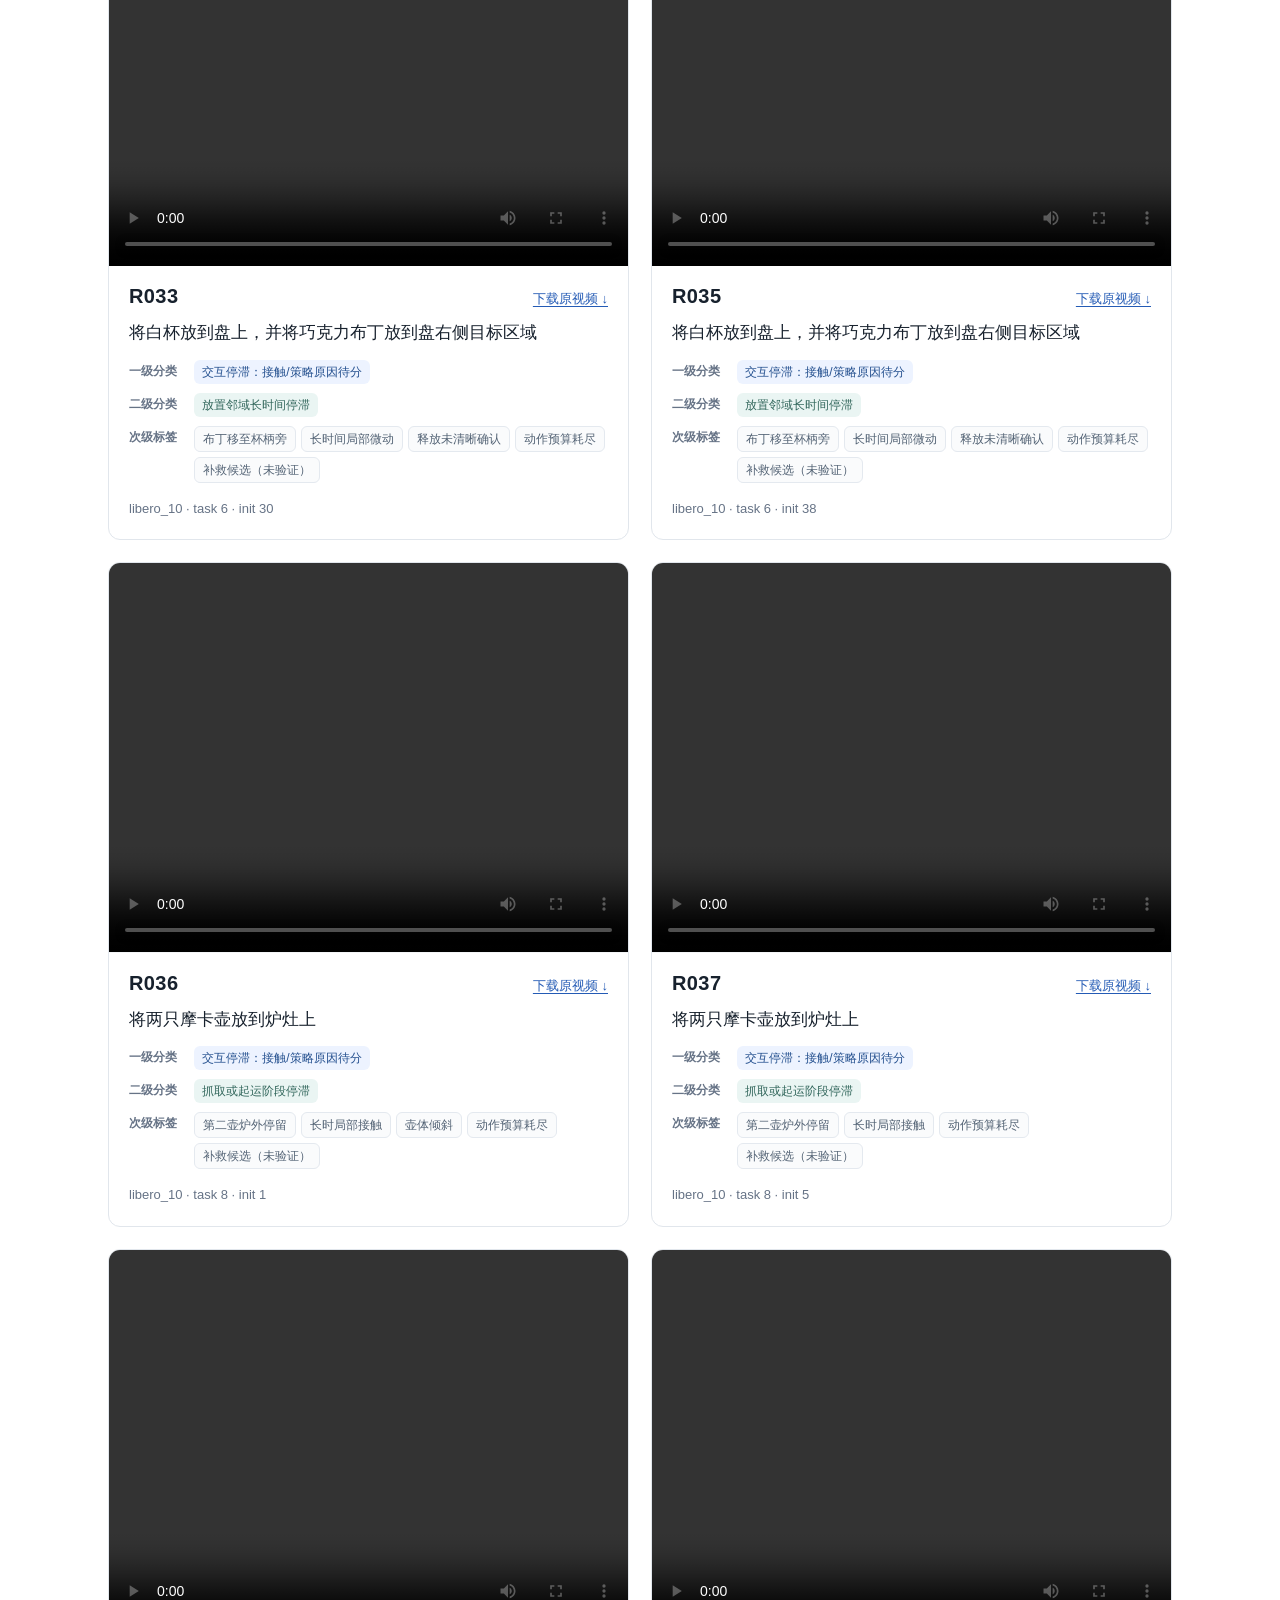
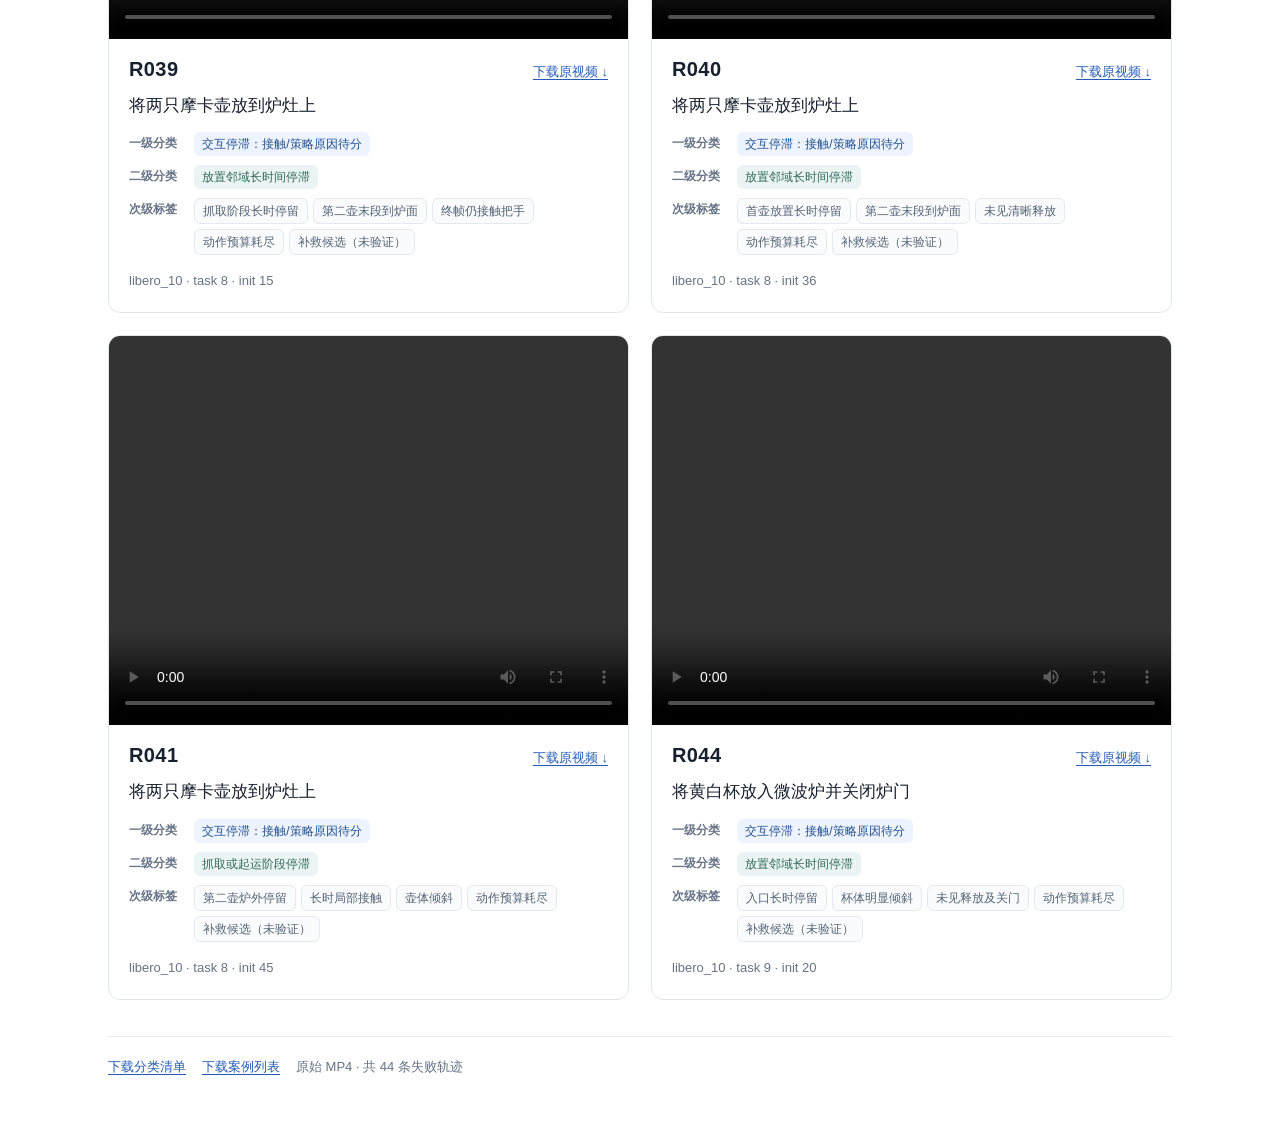
<file: interaction_stall.html>
<!doctype html>
<html lang="zh-CN">
<head>
<meta charset="utf-8">
<meta name="viewport" content="width=device-width,initial-scale=1">
<title>交互停滞：接触/策略原因待分｜全部16条失败轨迹</title>
<link rel="stylesheet" href="style.css?v=4e3a686a5b62">
<script src="gallery.js?v=d6e335b25632" defer></script>
</head>
<body>
<main>
<nav class="topnav" aria-label="返回导航"><a href="index.html">← 返回分类总览</a></nav>
<p class="eyebrow">LIBERO · 失败轨迹</p>
<h1>交互停滞：接触/策略原因待分｜全部16条失败轨迹</h1>
<p class="intro">每条轨迹列出一级分类、二级分类和次级标签。可搜索 ID、任务、分类或任意标签。</p>
<div class="search-panel"><div class="search-wrap"><label for="gallery-search">搜索当前分类</label><input id="gallery-search" type="search" placeholder="例如：R001、抓取、预算耗尽" autocomplete="off" spellcheck="false"></div><div id="result-count" class="result-count" aria-live="polite">显示 16 / 16 条</div></div>
<section class="gallery-grid" aria-label="失败轨迹视频">
<article class="video-card" id="R007" data-search="r007 libero_object 将字母汤罐放入篮子 task 0 init 2 交互停滞：接触/策略原因待分 放置邻域长时间停滞 罐体随末端微动 篮口长时停留 释放未清晰确认 动作预算耗尽 补救候选（未验证）">
<div class="video-wrap"><video controls preload="metadata" playsinline aria-label="R007 将字母汤罐放入篮子"><source src="videos/R007.mp4" type="video/mp4">浏览器不支持视频播放，请使用下方链接下载原始视频。</video></div>
<div class="card-body"><div class="card-heading"><h2>R007</h2><a href="videos/R007.mp4" download="R007.mp4">下载原视频 ↓</a></div><p class="task">将字母汤罐放入篮子</p><dl class="classification"><div class="label-row" data-label-level="primary"><dt>一级分类</dt><dd><span class="chip chip-primary">交互停滞：接触/策略原因待分</span></dd></div><div class="label-row" data-label-level="secondary"><dt>二级分类</dt><dd><span class="chip chip-secondary">放置邻域长时间停滞</span></dd></div><div class="label-row" data-label-level="tag"><dt>次级标签</dt><dd><span class="chip chip-tag">罐体随末端微动</span><span class="chip chip-tag">篮口长时停留</span><span class="chip chip-tag">释放未清晰确认</span><span class="chip chip-tag">动作预算耗尽</span><span class="chip chip-tag">补救候选（未验证）</span></dd></div></dl><p class="meta">libero_object · task 0 · init 2</p></div>
</article>
<article class="video-card" id="R008" data-search="r008 libero_object 将字母汤罐放入篮子 task 0 init 29 交互停滞：接触/策略原因待分 放置邻域长时间停滞 罐体随末端微动 篮口长时停留 释放未清晰确认 动作预算耗尽 补救候选（未验证）">
<div class="video-wrap"><video controls preload="metadata" playsinline aria-label="R008 将字母汤罐放入篮子"><source src="videos/R008.mp4" type="video/mp4">浏览器不支持视频播放，请使用下方链接下载原始视频。</video></div>
<div class="card-body"><div class="card-heading"><h2>R008</h2><a href="videos/R008.mp4" download="R008.mp4">下载原视频 ↓</a></div><p class="task">将字母汤罐放入篮子</p><dl class="classification"><div class="label-row" data-label-level="primary"><dt>一级分类</dt><dd><span class="chip chip-primary">交互停滞：接触/策略原因待分</span></dd></div><div class="label-row" data-label-level="secondary"><dt>二级分类</dt><dd><span class="chip chip-secondary">放置邻域长时间停滞</span></dd></div><div class="label-row" data-label-level="tag"><dt>次级标签</dt><dd><span class="chip chip-tag">罐体随末端微动</span><span class="chip chip-tag">篮口长时停留</span><span class="chip chip-tag">释放未清晰确认</span><span class="chip chip-tag">动作预算耗尽</span><span class="chip chip-tag">补救候选（未验证）</span></dd></div></dl><p class="meta">libero_object · task 0 · init 29</p></div>
</article>
<article class="video-card" id="R017" data-search="r017 libero_goal 将酒瓶放到架上 task 9 init 36 交互停滞：接触/策略原因待分 放置邻域长时间停滞 瓶体近水平 架面附近微调 未见清晰释放 动作预算耗尽 补救候选（未验证）">
<div class="video-wrap"><video controls preload="metadata" playsinline aria-label="R017 将酒瓶放到架上"><source src="videos/R017.mp4" type="video/mp4">浏览器不支持视频播放，请使用下方链接下载原始视频。</video></div>
<div class="card-body"><div class="card-heading"><h2>R017</h2><a href="videos/R017.mp4" download="R017.mp4">下载原视频 ↓</a></div><p class="task">将酒瓶放到架上</p><dl class="classification"><div class="label-row" data-label-level="primary"><dt>一级分类</dt><dd><span class="chip chip-primary">交互停滞：接触/策略原因待分</span></dd></div><div class="label-row" data-label-level="secondary"><dt>二级分类</dt><dd><span class="chip chip-secondary">放置邻域长时间停滞</span></dd></div><div class="label-row" data-label-level="tag"><dt>次级标签</dt><dd><span class="chip chip-tag">瓶体近水平</span><span class="chip chip-tag">架面附近微调</span><span class="chip chip-tag">未见清晰释放</span><span class="chip chip-tag">动作预算耗尽</span><span class="chip chip-tag">补救候选（未验证）</span></dd></div></dl><p class="meta">libero_goal · task 9 · init 36</p></div>
</article>
<article class="video-card" id="R027" data-search="r027 libero_10 将白杯放到盘上，并将巧克力布丁放到盘右侧目标区域 task 6 init 4 交互停滞：接触/策略原因待分 放置邻域长时间停滞 先放置白杯 布丁局部微动 释放未清晰确认 动作预算耗尽 补救候选（未验证）">
<div class="video-wrap"><video controls preload="metadata" playsinline aria-label="R027 将白杯放到盘上，并将巧克力布丁放到盘右侧目标区域"><source src="videos/R027.mp4" type="video/mp4">浏览器不支持视频播放，请使用下方链接下载原始视频。</video></div>
<div class="card-body"><div class="card-heading"><h2>R027</h2><a href="videos/R027.mp4" download="R027.mp4">下载原视频 ↓</a></div><p class="task">将白杯放到盘上，并将巧克力布丁放到盘右侧目标区域</p><dl class="classification"><div class="label-row" data-label-level="primary"><dt>一级分类</dt><dd><span class="chip chip-primary">交互停滞：接触/策略原因待分</span></dd></div><div class="label-row" data-label-level="secondary"><dt>二级分类</dt><dd><span class="chip chip-secondary">放置邻域长时间停滞</span></dd></div><div class="label-row" data-label-level="tag"><dt>次级标签</dt><dd><span class="chip chip-tag">先放置白杯</span><span class="chip chip-tag">布丁局部微动</span><span class="chip chip-tag">释放未清晰确认</span><span class="chip chip-tag">动作预算耗尽</span><span class="chip chip-tag">补救候选（未验证）</span></dd></div></dl><p class="meta">libero_10 · task 6 · init 4</p></div>
</article>
<article class="video-card" id="R028" data-search="r028 libero_10 将白杯放到盘上，并将巧克力布丁放到盘右侧目标区域 task 6 init 10 交互停滞：接触/策略原因待分 抓取/支撑状态待核，局部调整停滞 布丁随末端相关位移 长时间局部微调 稳定抓取未确认 动作预算耗尽 补救候选（未验证）">
<div class="video-wrap"><video controls preload="metadata" playsinline aria-label="R028 将白杯放到盘上，并将巧克力布丁放到盘右侧目标区域"><source src="videos/R028.mp4" type="video/mp4">浏览器不支持视频播放，请使用下方链接下载原始视频。</video></div>
<div class="card-body"><div class="card-heading"><h2>R028</h2><a href="videos/R028.mp4" download="R028.mp4">下载原视频 ↓</a></div><p class="task">将白杯放到盘上，并将巧克力布丁放到盘右侧目标区域</p><dl class="classification"><div class="label-row" data-label-level="primary"><dt>一级分类</dt><dd><span class="chip chip-primary">交互停滞：接触/策略原因待分</span></dd></div><div class="label-row" data-label-level="secondary"><dt>二级分类</dt><dd><span class="chip chip-secondary">抓取/支撑状态待核，局部调整停滞</span></dd></div><div class="label-row" data-label-level="tag"><dt>次级标签</dt><dd><span class="chip chip-tag">布丁随末端相关位移</span><span class="chip chip-tag">长时间局部微调</span><span class="chip chip-tag">稳定抓取未确认</span><span class="chip chip-tag">动作预算耗尽</span><span class="chip chip-tag">补救候选（未验证）</span></dd></div></dl><p class="meta">libero_10 · task 6 · init 10</p></div>
</article>
<article class="video-card" id="R030" data-search="r030 libero_10 将白杯放到盘上，并将巧克力布丁放到盘右侧目标区域 task 6 init 16 交互停滞：接触/策略原因待分 放置邻域长时间停滞 布丁移至杯柄旁 长时间局部微动 释放未清晰确认 动作预算耗尽 补救候选（未验证）">
<div class="video-wrap"><video controls preload="metadata" playsinline aria-label="R030 将白杯放到盘上，并将巧克力布丁放到盘右侧目标区域"><source src="videos/R030.mp4" type="video/mp4">浏览器不支持视频播放，请使用下方链接下载原始视频。</video></div>
<div class="card-body"><div class="card-heading"><h2>R030</h2><a href="videos/R030.mp4" download="R030.mp4">下载原视频 ↓</a></div><p class="task">将白杯放到盘上，并将巧克力布丁放到盘右侧目标区域</p><dl class="classification"><div class="label-row" data-label-level="primary"><dt>一级分类</dt><dd><span class="chip chip-primary">交互停滞：接触/策略原因待分</span></dd></div><div class="label-row" data-label-level="secondary"><dt>二级分类</dt><dd><span class="chip chip-secondary">放置邻域长时间停滞</span></dd></div><div class="label-row" data-label-level="tag"><dt>次级标签</dt><dd><span class="chip chip-tag">布丁移至杯柄旁</span><span class="chip chip-tag">长时间局部微动</span><span class="chip chip-tag">释放未清晰确认</span><span class="chip chip-tag">动作预算耗尽</span><span class="chip chip-tag">补救候选（未验证）</span></dd></div></dl><p class="meta">libero_10 · task 6 · init 16</p></div>
</article>
<article class="video-card" id="R031" data-search="r031 libero_10 将白杯放到盘上，并将巧克力布丁放到盘右侧目标区域 task 6 init 26 交互停滞：接触/策略原因待分 放置邻域长时间停滞 布丁移至杯柄旁 长时间局部微动 释放未清晰确认 动作预算耗尽 补救候选（未验证）">
<div class="video-wrap"><video controls preload="metadata" playsinline aria-label="R031 将白杯放到盘上，并将巧克力布丁放到盘右侧目标区域"><source src="videos/R031.mp4" type="video/mp4">浏览器不支持视频播放，请使用下方链接下载原始视频。</video></div>
<div class="card-body"><div class="card-heading"><h2>R031</h2><a href="videos/R031.mp4" download="R031.mp4">下载原视频 ↓</a></div><p class="task">将白杯放到盘上，并将巧克力布丁放到盘右侧目标区域</p><dl class="classification"><div class="label-row" data-label-level="primary"><dt>一级分类</dt><dd><span class="chip chip-primary">交互停滞：接触/策略原因待分</span></dd></div><div class="label-row" data-label-level="secondary"><dt>二级分类</dt><dd><span class="chip chip-secondary">放置邻域长时间停滞</span></dd></div><div class="label-row" data-label-level="tag"><dt>次级标签</dt><dd><span class="chip chip-tag">布丁移至杯柄旁</span><span class="chip chip-tag">长时间局部微动</span><span class="chip chip-tag">释放未清晰确认</span><span class="chip chip-tag">动作预算耗尽</span><span class="chip chip-tag">补救候选（未验证）</span></dd></div></dl><p class="meta">libero_10 · task 6 · init 26</p></div>
</article>
<article class="video-card" id="R032" data-search="r032 libero_10 将白杯放到盘上，并将巧克力布丁放到盘右侧目标区域 task 6 init 27 交互停滞：接触/策略原因待分 放置邻域长时间停滞 布丁移至杯柄旁 长时间局部微动 释放未清晰确认 动作预算耗尽 补救候选（未验证）">
<div class="video-wrap"><video controls preload="metadata" playsinline aria-label="R032 将白杯放到盘上，并将巧克力布丁放到盘右侧目标区域"><source src="videos/R032.mp4" type="video/mp4">浏览器不支持视频播放，请使用下方链接下载原始视频。</video></div>
<div class="card-body"><div class="card-heading"><h2>R032</h2><a href="videos/R032.mp4" download="R032.mp4">下载原视频 ↓</a></div><p class="task">将白杯放到盘上，并将巧克力布丁放到盘右侧目标区域</p><dl class="classification"><div class="label-row" data-label-level="primary"><dt>一级分类</dt><dd><span class="chip chip-primary">交互停滞：接触/策略原因待分</span></dd></div><div class="label-row" data-label-level="secondary"><dt>二级分类</dt><dd><span class="chip chip-secondary">放置邻域长时间停滞</span></dd></div><div class="label-row" data-label-level="tag"><dt>次级标签</dt><dd><span class="chip chip-tag">布丁移至杯柄旁</span><span class="chip chip-tag">长时间局部微动</span><span class="chip chip-tag">释放未清晰确认</span><span class="chip chip-tag">动作预算耗尽</span><span class="chip chip-tag">补救候选（未验证）</span></dd></div></dl><p class="meta">libero_10 · task 6 · init 27</p></div>
</article>
<article class="video-card" id="R033" data-search="r033 libero_10 将白杯放到盘上，并将巧克力布丁放到盘右侧目标区域 task 6 init 30 交互停滞：接触/策略原因待分 放置邻域长时间停滞 布丁移至杯柄旁 长时间局部微动 释放未清晰确认 动作预算耗尽 补救候选（未验证）">
<div class="video-wrap"><video controls preload="metadata" playsinline aria-label="R033 将白杯放到盘上，并将巧克力布丁放到盘右侧目标区域"><source src="videos/R033.mp4" type="video/mp4">浏览器不支持视频播放，请使用下方链接下载原始视频。</video></div>
<div class="card-body"><div class="card-heading"><h2>R033</h2><a href="videos/R033.mp4" download="R033.mp4">下载原视频 ↓</a></div><p class="task">将白杯放到盘上，并将巧克力布丁放到盘右侧目标区域</p><dl class="classification"><div class="label-row" data-label-level="primary"><dt>一级分类</dt><dd><span class="chip chip-primary">交互停滞：接触/策略原因待分</span></dd></div><div class="label-row" data-label-level="secondary"><dt>二级分类</dt><dd><span class="chip chip-secondary">放置邻域长时间停滞</span></dd></div><div class="label-row" data-label-level="tag"><dt>次级标签</dt><dd><span class="chip chip-tag">布丁移至杯柄旁</span><span class="chip chip-tag">长时间局部微动</span><span class="chip chip-tag">释放未清晰确认</span><span class="chip chip-tag">动作预算耗尽</span><span class="chip chip-tag">补救候选（未验证）</span></dd></div></dl><p class="meta">libero_10 · task 6 · init 30</p></div>
</article>
<article class="video-card" id="R035" data-search="r035 libero_10 将白杯放到盘上，并将巧克力布丁放到盘右侧目标区域 task 6 init 38 交互停滞：接触/策略原因待分 放置邻域长时间停滞 布丁移至杯柄旁 长时间局部微动 释放未清晰确认 动作预算耗尽 补救候选（未验证）">
<div class="video-wrap"><video controls preload="metadata" playsinline aria-label="R035 将白杯放到盘上，并将巧克力布丁放到盘右侧目标区域"><source src="videos/R035.mp4" type="video/mp4">浏览器不支持视频播放，请使用下方链接下载原始视频。</video></div>
<div class="card-body"><div class="card-heading"><h2>R035</h2><a href="videos/R035.mp4" download="R035.mp4">下载原视频 ↓</a></div><p class="task">将白杯放到盘上，并将巧克力布丁放到盘右侧目标区域</p><dl class="classification"><div class="label-row" data-label-level="primary"><dt>一级分类</dt><dd><span class="chip chip-primary">交互停滞：接触/策略原因待分</span></dd></div><div class="label-row" data-label-level="secondary"><dt>二级分类</dt><dd><span class="chip chip-secondary">放置邻域长时间停滞</span></dd></div><div class="label-row" data-label-level="tag"><dt>次级标签</dt><dd><span class="chip chip-tag">布丁移至杯柄旁</span><span class="chip chip-tag">长时间局部微动</span><span class="chip chip-tag">释放未清晰确认</span><span class="chip chip-tag">动作预算耗尽</span><span class="chip chip-tag">补救候选（未验证）</span></dd></div></dl><p class="meta">libero_10 · task 6 · init 38</p></div>
</article>
<article class="video-card" id="R036" data-search="r036 libero_10 将两只摩卡壶放到炉灶上 task 8 init 1 交互停滞：接触/策略原因待分 抓取或起运阶段停滞 第二壶炉外停留 长时局部接触 壶体倾斜 动作预算耗尽 补救候选（未验证）">
<div class="video-wrap"><video controls preload="metadata" playsinline aria-label="R036 将两只摩卡壶放到炉灶上"><source src="videos/R036.mp4" type="video/mp4">浏览器不支持视频播放，请使用下方链接下载原始视频。</video></div>
<div class="card-body"><div class="card-heading"><h2>R036</h2><a href="videos/R036.mp4" download="R036.mp4">下载原视频 ↓</a></div><p class="task">将两只摩卡壶放到炉灶上</p><dl class="classification"><div class="label-row" data-label-level="primary"><dt>一级分类</dt><dd><span class="chip chip-primary">交互停滞：接触/策略原因待分</span></dd></div><div class="label-row" data-label-level="secondary"><dt>二级分类</dt><dd><span class="chip chip-secondary">抓取或起运阶段停滞</span></dd></div><div class="label-row" data-label-level="tag"><dt>次级标签</dt><dd><span class="chip chip-tag">第二壶炉外停留</span><span class="chip chip-tag">长时局部接触</span><span class="chip chip-tag">壶体倾斜</span><span class="chip chip-tag">动作预算耗尽</span><span class="chip chip-tag">补救候选（未验证）</span></dd></div></dl><p class="meta">libero_10 · task 8 · init 1</p></div>
</article>
<article class="video-card" id="R037" data-search="r037 libero_10 将两只摩卡壶放到炉灶上 task 8 init 5 交互停滞：接触/策略原因待分 抓取或起运阶段停滞 第二壶炉外停留 长时局部接触 动作预算耗尽 补救候选（未验证）">
<div class="video-wrap"><video controls preload="metadata" playsinline aria-label="R037 将两只摩卡壶放到炉灶上"><source src="videos/R037.mp4" type="video/mp4">浏览器不支持视频播放，请使用下方链接下载原始视频。</video></div>
<div class="card-body"><div class="card-heading"><h2>R037</h2><a href="videos/R037.mp4" download="R037.mp4">下载原视频 ↓</a></div><p class="task">将两只摩卡壶放到炉灶上</p><dl class="classification"><div class="label-row" data-label-level="primary"><dt>一级分类</dt><dd><span class="chip chip-primary">交互停滞：接触/策略原因待分</span></dd></div><div class="label-row" data-label-level="secondary"><dt>二级分类</dt><dd><span class="chip chip-secondary">抓取或起运阶段停滞</span></dd></div><div class="label-row" data-label-level="tag"><dt>次级标签</dt><dd><span class="chip chip-tag">第二壶炉外停留</span><span class="chip chip-tag">长时局部接触</span><span class="chip chip-tag">动作预算耗尽</span><span class="chip chip-tag">补救候选（未验证）</span></dd></div></dl><p class="meta">libero_10 · task 8 · init 5</p></div>
</article>
<article class="video-card" id="R039" data-search="r039 libero_10 将两只摩卡壶放到炉灶上 task 8 init 15 交互停滞：接触/策略原因待分 放置邻域长时间停滞 抓取阶段长时停留 第二壶末段到炉面 终帧仍接触把手 动作预算耗尽 补救候选（未验证）">
<div class="video-wrap"><video controls preload="metadata" playsinline aria-label="R039 将两只摩卡壶放到炉灶上"><source src="videos/R039.mp4" type="video/mp4">浏览器不支持视频播放，请使用下方链接下载原始视频。</video></div>
<div class="card-body"><div class="card-heading"><h2>R039</h2><a href="videos/R039.mp4" download="R039.mp4">下载原视频 ↓</a></div><p class="task">将两只摩卡壶放到炉灶上</p><dl class="classification"><div class="label-row" data-label-level="primary"><dt>一级分类</dt><dd><span class="chip chip-primary">交互停滞：接触/策略原因待分</span></dd></div><div class="label-row" data-label-level="secondary"><dt>二级分类</dt><dd><span class="chip chip-secondary">放置邻域长时间停滞</span></dd></div><div class="label-row" data-label-level="tag"><dt>次级标签</dt><dd><span class="chip chip-tag">抓取阶段长时停留</span><span class="chip chip-tag">第二壶末段到炉面</span><span class="chip chip-tag">终帧仍接触把手</span><span class="chip chip-tag">动作预算耗尽</span><span class="chip chip-tag">补救候选（未验证）</span></dd></div></dl><p class="meta">libero_10 · task 8 · init 15</p></div>
</article>
<article class="video-card" id="R040" data-search="r040 libero_10 将两只摩卡壶放到炉灶上 task 8 init 36 交互停滞：接触/策略原因待分 放置邻域长时间停滞 首壶放置长时停留 第二壶末段到炉面 未见清晰释放 动作预算耗尽 补救候选（未验证）">
<div class="video-wrap"><video controls preload="metadata" playsinline aria-label="R040 将两只摩卡壶放到炉灶上"><source src="videos/R040.mp4" type="video/mp4">浏览器不支持视频播放，请使用下方链接下载原始视频。</video></div>
<div class="card-body"><div class="card-heading"><h2>R040</h2><a href="videos/R040.mp4" download="R040.mp4">下载原视频 ↓</a></div><p class="task">将两只摩卡壶放到炉灶上</p><dl class="classification"><div class="label-row" data-label-level="primary"><dt>一级分类</dt><dd><span class="chip chip-primary">交互停滞：接触/策略原因待分</span></dd></div><div class="label-row" data-label-level="secondary"><dt>二级分类</dt><dd><span class="chip chip-secondary">放置邻域长时间停滞</span></dd></div><div class="label-row" data-label-level="tag"><dt>次级标签</dt><dd><span class="chip chip-tag">首壶放置长时停留</span><span class="chip chip-tag">第二壶末段到炉面</span><span class="chip chip-tag">未见清晰释放</span><span class="chip chip-tag">动作预算耗尽</span><span class="chip chip-tag">补救候选（未验证）</span></dd></div></dl><p class="meta">libero_10 · task 8 · init 36</p></div>
</article>
<article class="video-card" id="R041" data-search="r041 libero_10 将两只摩卡壶放到炉灶上 task 8 init 45 交互停滞：接触/策略原因待分 抓取或起运阶段停滞 第二壶炉外停留 长时局部接触 壶体倾斜 动作预算耗尽 补救候选（未验证）">
<div class="video-wrap"><video controls preload="metadata" playsinline aria-label="R041 将两只摩卡壶放到炉灶上"><source src="videos/R041.mp4" type="video/mp4">浏览器不支持视频播放，请使用下方链接下载原始视频。</video></div>
<div class="card-body"><div class="card-heading"><h2>R041</h2><a href="videos/R041.mp4" download="R041.mp4">下载原视频 ↓</a></div><p class="task">将两只摩卡壶放到炉灶上</p><dl class="classification"><div class="label-row" data-label-level="primary"><dt>一级分类</dt><dd><span class="chip chip-primary">交互停滞：接触/策略原因待分</span></dd></div><div class="label-row" data-label-level="secondary"><dt>二级分类</dt><dd><span class="chip chip-secondary">抓取或起运阶段停滞</span></dd></div><div class="label-row" data-label-level="tag"><dt>次级标签</dt><dd><span class="chip chip-tag">第二壶炉外停留</span><span class="chip chip-tag">长时局部接触</span><span class="chip chip-tag">壶体倾斜</span><span class="chip chip-tag">动作预算耗尽</span><span class="chip chip-tag">补救候选（未验证）</span></dd></div></dl><p class="meta">libero_10 · task 8 · init 45</p></div>
</article>
<article class="video-card" id="R044" data-search="r044 libero_10 将黄白杯放入微波炉并关闭炉门 task 9 init 20 交互停滞：接触/策略原因待分 放置邻域长时间停滞 入口长时停留 杯体明显倾斜 未见释放及关门 动作预算耗尽 补救候选（未验证）">
<div class="video-wrap"><video controls preload="metadata" playsinline aria-label="R044 将黄白杯放入微波炉并关闭炉门"><source src="videos/R044.mp4" type="video/mp4">浏览器不支持视频播放，请使用下方链接下载原始视频。</video></div>
<div class="card-body"><div class="card-heading"><h2>R044</h2><a href="videos/R044.mp4" download="R044.mp4">下载原视频 ↓</a></div><p class="task">将黄白杯放入微波炉并关闭炉门</p><dl class="classification"><div class="label-row" data-label-level="primary"><dt>一级分类</dt><dd><span class="chip chip-primary">交互停滞：接触/策略原因待分</span></dd></div><div class="label-row" data-label-level="secondary"><dt>二级分类</dt><dd><span class="chip chip-secondary">放置邻域长时间停滞</span></dd></div><div class="label-row" data-label-level="tag"><dt>次级标签</dt><dd><span class="chip chip-tag">入口长时停留</span><span class="chip chip-tag">杯体明显倾斜</span><span class="chip chip-tag">未见释放及关门</span><span class="chip chip-tag">动作预算耗尽</span><span class="chip chip-tag">补救候选（未验证）</span></dd></div></dl><p class="meta">libero_10 · task 9 · init 20</p></div>
</article>
</section>
<p id="empty-state" class="empty" hidden>未找到匹配的轨迹，请更换关键词。</p>
<footer class="footer"><a href="gallery_manifest.json" download>下载分类清单</a><a href="gallery_labels.txt" download>下载案例列表</a><span>原始 MP4 · 共 44 条失败轨迹</span></footer>
</main>
</body>
</html>
</file>
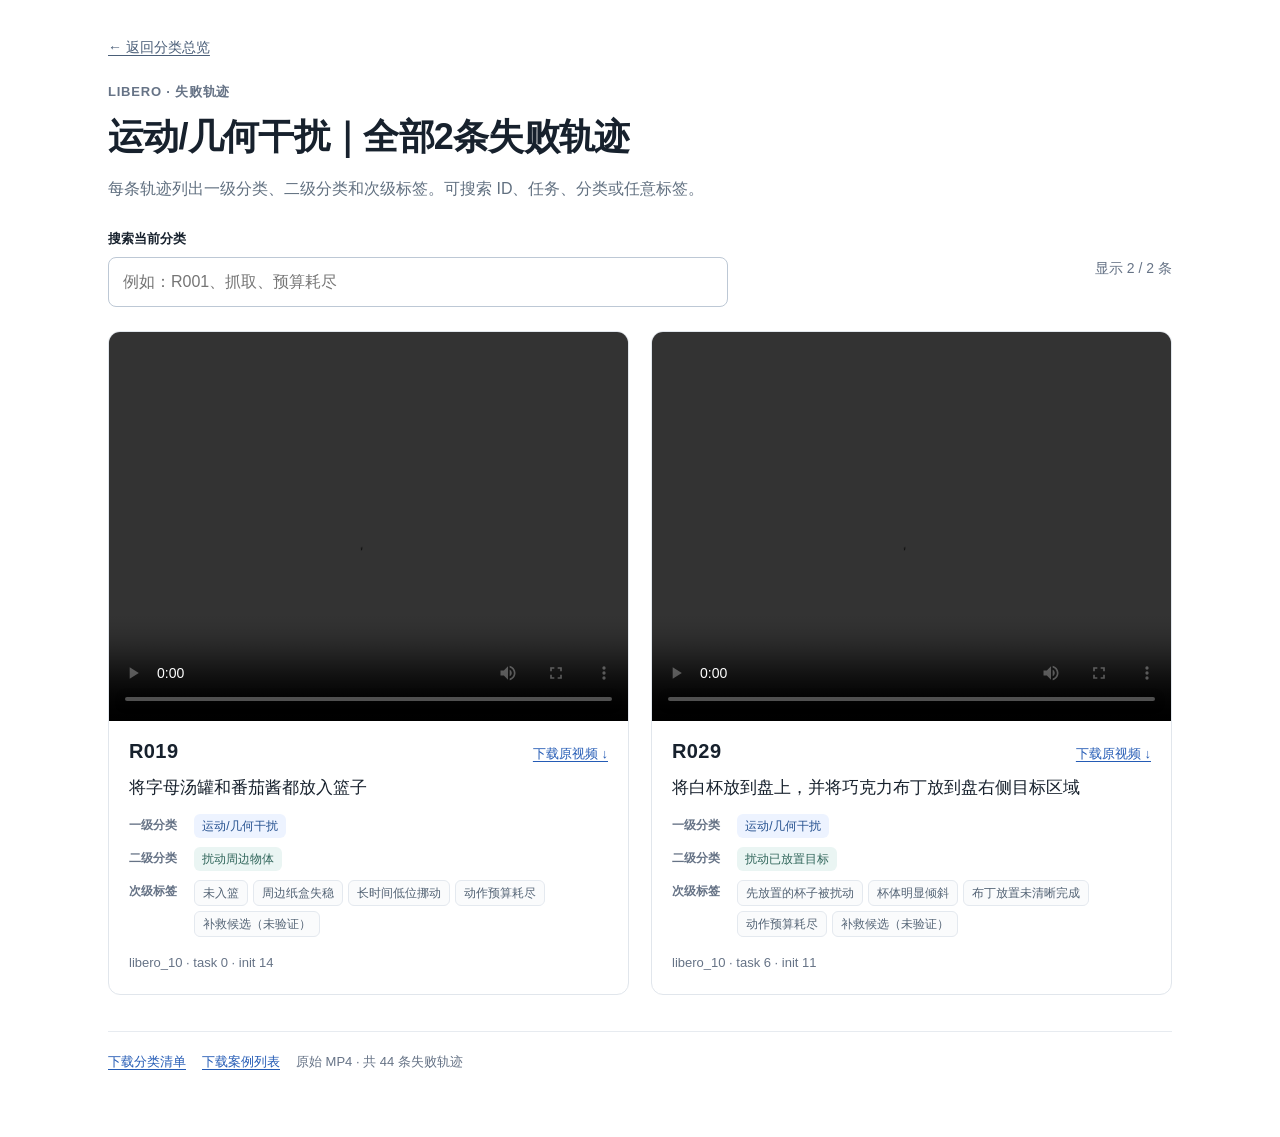
<file: motion_geometry_interference.html>
<!doctype html>
<html lang="zh-CN">
<head>
<meta charset="utf-8">
<meta name="viewport" content="width=device-width,initial-scale=1">
<title>运动/几何干扰｜全部2条失败轨迹</title>
<link rel="stylesheet" href="style.css?v=4e3a686a5b62">
<script src="gallery.js?v=d6e335b25632" defer></script>
</head>
<body>
<main>
<nav class="topnav" aria-label="返回导航"><a href="index.html">← 返回分类总览</a></nav>
<p class="eyebrow">LIBERO · 失败轨迹</p>
<h1>运动/几何干扰｜全部2条失败轨迹</h1>
<p class="intro">每条轨迹列出一级分类、二级分类和次级标签。可搜索 ID、任务、分类或任意标签。</p>
<div class="search-panel"><div class="search-wrap"><label for="gallery-search">搜索当前分类</label><input id="gallery-search" type="search" placeholder="例如：R001、抓取、预算耗尽" autocomplete="off" spellcheck="false"></div><div id="result-count" class="result-count" aria-live="polite">显示 2 / 2 条</div></div>
<section class="gallery-grid" aria-label="失败轨迹视频">
<article class="video-card" id="R019" data-search="r019 libero_10 将字母汤罐和番茄酱都放入篮子 task 0 init 14 运动/几何干扰 扰动周边物体 未入篮 周边纸盒失稳 长时间低位挪动 动作预算耗尽 补救候选（未验证）">
<div class="video-wrap"><video controls preload="metadata" playsinline aria-label="R019 将字母汤罐和番茄酱都放入篮子"><source src="videos/R019.mp4" type="video/mp4">浏览器不支持视频播放，请使用下方链接下载原始视频。</video></div>
<div class="card-body"><div class="card-heading"><h2>R019</h2><a href="videos/R019.mp4" download="R019.mp4">下载原视频 ↓</a></div><p class="task">将字母汤罐和番茄酱都放入篮子</p><dl class="classification"><div class="label-row" data-label-level="primary"><dt>一级分类</dt><dd><span class="chip chip-primary">运动/几何干扰</span></dd></div><div class="label-row" data-label-level="secondary"><dt>二级分类</dt><dd><span class="chip chip-secondary">扰动周边物体</span></dd></div><div class="label-row" data-label-level="tag"><dt>次级标签</dt><dd><span class="chip chip-tag">未入篮</span><span class="chip chip-tag">周边纸盒失稳</span><span class="chip chip-tag">长时间低位挪动</span><span class="chip chip-tag">动作预算耗尽</span><span class="chip chip-tag">补救候选（未验证）</span></dd></div></dl><p class="meta">libero_10 · task 0 · init 14</p></div>
</article>
<article class="video-card" id="R029" data-search="r029 libero_10 将白杯放到盘上，并将巧克力布丁放到盘右侧目标区域 task 6 init 11 运动/几何干扰 扰动已放置目标 先放置的杯子被扰动 杯体明显倾斜 布丁放置未清晰完成 动作预算耗尽 补救候选（未验证）">
<div class="video-wrap"><video controls preload="metadata" playsinline aria-label="R029 将白杯放到盘上，并将巧克力布丁放到盘右侧目标区域"><source src="videos/R029.mp4" type="video/mp4">浏览器不支持视频播放，请使用下方链接下载原始视频。</video></div>
<div class="card-body"><div class="card-heading"><h2>R029</h2><a href="videos/R029.mp4" download="R029.mp4">下载原视频 ↓</a></div><p class="task">将白杯放到盘上，并将巧克力布丁放到盘右侧目标区域</p><dl class="classification"><div class="label-row" data-label-level="primary"><dt>一级分类</dt><dd><span class="chip chip-primary">运动/几何干扰</span></dd></div><div class="label-row" data-label-level="secondary"><dt>二级分类</dt><dd><span class="chip chip-secondary">扰动已放置目标</span></dd></div><div class="label-row" data-label-level="tag"><dt>次级标签</dt><dd><span class="chip chip-tag">先放置的杯子被扰动</span><span class="chip chip-tag">杯体明显倾斜</span><span class="chip chip-tag">布丁放置未清晰完成</span><span class="chip chip-tag">动作预算耗尽</span><span class="chip chip-tag">补救候选（未验证）</span></dd></div></dl><p class="meta">libero_10 · task 6 · init 11</p></div>
</article>
</section>
<p id="empty-state" class="empty" hidden>未找到匹配的轨迹，请更换关键词。</p>
<footer class="footer"><a href="gallery_manifest.json" download>下载分类清单</a><a href="gallery_labels.txt" download>下载案例列表</a><span>原始 MP4 · 共 44 条失败轨迹</span></footer>
</main>
</body>
</html>
</file>
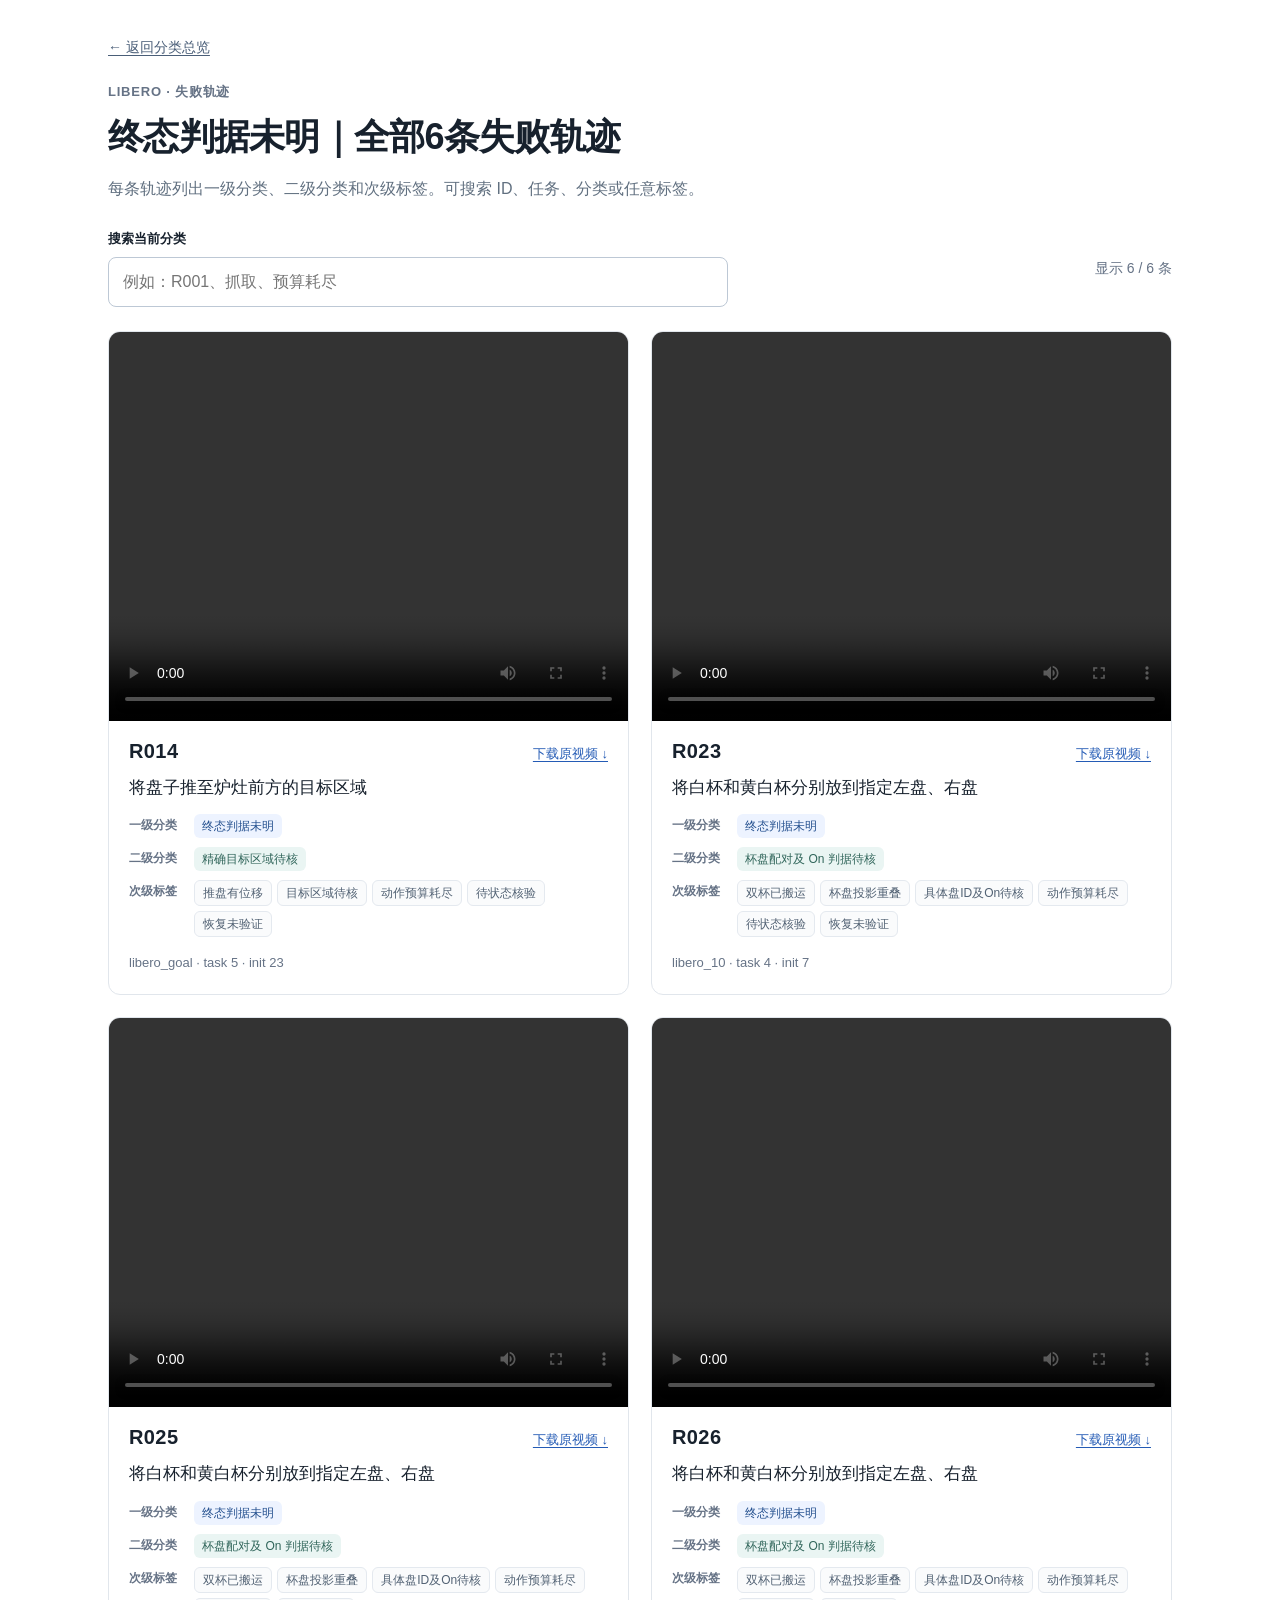
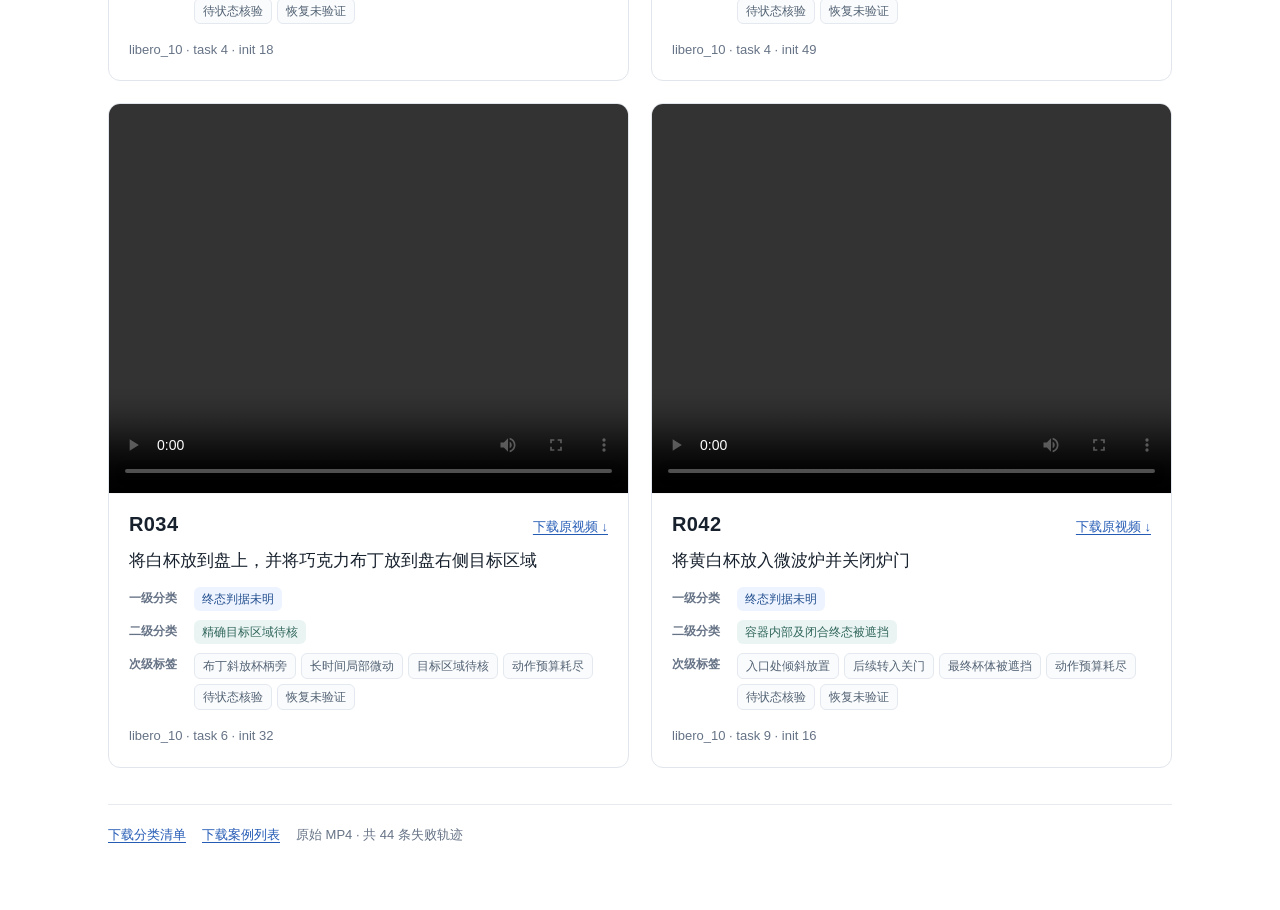
<file: terminal_criterion_unclear.html>
<!doctype html>
<html lang="zh-CN">
<head>
<meta charset="utf-8">
<meta name="viewport" content="width=device-width,initial-scale=1">
<title>终态判据未明｜全部6条失败轨迹</title>
<link rel="stylesheet" href="style.css?v=4e3a686a5b62">
<script src="gallery.js?v=d6e335b25632" defer></script>
</head>
<body>
<main>
<nav class="topnav" aria-label="返回导航"><a href="index.html">← 返回分类总览</a></nav>
<p class="eyebrow">LIBERO · 失败轨迹</p>
<h1>终态判据未明｜全部6条失败轨迹</h1>
<p class="intro">每条轨迹列出一级分类、二级分类和次级标签。可搜索 ID、任务、分类或任意标签。</p>
<div class="search-panel"><div class="search-wrap"><label for="gallery-search">搜索当前分类</label><input id="gallery-search" type="search" placeholder="例如：R001、抓取、预算耗尽" autocomplete="off" spellcheck="false"></div><div id="result-count" class="result-count" aria-live="polite">显示 6 / 6 条</div></div>
<section class="gallery-grid" aria-label="失败轨迹视频">
<article class="video-card" id="R014" data-search="r014 libero_goal 将盘子推至炉灶前方的目标区域 task 5 init 23 终态判据未明 精确目标区域待核 推盘有位移 目标区域待核 动作预算耗尽 待状态核验 恢复未验证">
<div class="video-wrap"><video controls preload="metadata" playsinline aria-label="R014 将盘子推至炉灶前方的目标区域"><source src="videos/R014.mp4" type="video/mp4">浏览器不支持视频播放，请使用下方链接下载原始视频。</video></div>
<div class="card-body"><div class="card-heading"><h2>R014</h2><a href="videos/R014.mp4" download="R014.mp4">下载原视频 ↓</a></div><p class="task">将盘子推至炉灶前方的目标区域</p><dl class="classification"><div class="label-row" data-label-level="primary"><dt>一级分类</dt><dd><span class="chip chip-primary">终态判据未明</span></dd></div><div class="label-row" data-label-level="secondary"><dt>二级分类</dt><dd><span class="chip chip-secondary">精确目标区域待核</span></dd></div><div class="label-row" data-label-level="tag"><dt>次级标签</dt><dd><span class="chip chip-tag">推盘有位移</span><span class="chip chip-tag">目标区域待核</span><span class="chip chip-tag">动作预算耗尽</span><span class="chip chip-tag">待状态核验</span><span class="chip chip-tag">恢复未验证</span></dd></div></dl><p class="meta">libero_goal · task 5 · init 23</p></div>
</article>
<article class="video-card" id="R023" data-search="r023 libero_10 将白杯和黄白杯分别放到指定左盘、右盘 task 4 init 7 终态判据未明 杯盘配对及 on 判据待核 双杯已搬运 杯盘投影重叠 具体盘id及on待核 动作预算耗尽 待状态核验 恢复未验证">
<div class="video-wrap"><video controls preload="metadata" playsinline aria-label="R023 将白杯和黄白杯分别放到指定左盘、右盘"><source src="videos/R023.mp4" type="video/mp4">浏览器不支持视频播放，请使用下方链接下载原始视频。</video></div>
<div class="card-body"><div class="card-heading"><h2>R023</h2><a href="videos/R023.mp4" download="R023.mp4">下载原视频 ↓</a></div><p class="task">将白杯和黄白杯分别放到指定左盘、右盘</p><dl class="classification"><div class="label-row" data-label-level="primary"><dt>一级分类</dt><dd><span class="chip chip-primary">终态判据未明</span></dd></div><div class="label-row" data-label-level="secondary"><dt>二级分类</dt><dd><span class="chip chip-secondary">杯盘配对及 On 判据待核</span></dd></div><div class="label-row" data-label-level="tag"><dt>次级标签</dt><dd><span class="chip chip-tag">双杯已搬运</span><span class="chip chip-tag">杯盘投影重叠</span><span class="chip chip-tag">具体盘ID及On待核</span><span class="chip chip-tag">动作预算耗尽</span><span class="chip chip-tag">待状态核验</span><span class="chip chip-tag">恢复未验证</span></dd></div></dl><p class="meta">libero_10 · task 4 · init 7</p></div>
</article>
<article class="video-card" id="R025" data-search="r025 libero_10 将白杯和黄白杯分别放到指定左盘、右盘 task 4 init 18 终态判据未明 杯盘配对及 on 判据待核 双杯已搬运 杯盘投影重叠 具体盘id及on待核 动作预算耗尽 待状态核验 恢复未验证">
<div class="video-wrap"><video controls preload="metadata" playsinline aria-label="R025 将白杯和黄白杯分别放到指定左盘、右盘"><source src="videos/R025.mp4" type="video/mp4">浏览器不支持视频播放，请使用下方链接下载原始视频。</video></div>
<div class="card-body"><div class="card-heading"><h2>R025</h2><a href="videos/R025.mp4" download="R025.mp4">下载原视频 ↓</a></div><p class="task">将白杯和黄白杯分别放到指定左盘、右盘</p><dl class="classification"><div class="label-row" data-label-level="primary"><dt>一级分类</dt><dd><span class="chip chip-primary">终态判据未明</span></dd></div><div class="label-row" data-label-level="secondary"><dt>二级分类</dt><dd><span class="chip chip-secondary">杯盘配对及 On 判据待核</span></dd></div><div class="label-row" data-label-level="tag"><dt>次级标签</dt><dd><span class="chip chip-tag">双杯已搬运</span><span class="chip chip-tag">杯盘投影重叠</span><span class="chip chip-tag">具体盘ID及On待核</span><span class="chip chip-tag">动作预算耗尽</span><span class="chip chip-tag">待状态核验</span><span class="chip chip-tag">恢复未验证</span></dd></div></dl><p class="meta">libero_10 · task 4 · init 18</p></div>
</article>
<article class="video-card" id="R026" data-search="r026 libero_10 将白杯和黄白杯分别放到指定左盘、右盘 task 4 init 49 终态判据未明 杯盘配对及 on 判据待核 双杯已搬运 杯盘投影重叠 具体盘id及on待核 动作预算耗尽 待状态核验 恢复未验证">
<div class="video-wrap"><video controls preload="metadata" playsinline aria-label="R026 将白杯和黄白杯分别放到指定左盘、右盘"><source src="videos/R026.mp4" type="video/mp4">浏览器不支持视频播放，请使用下方链接下载原始视频。</video></div>
<div class="card-body"><div class="card-heading"><h2>R026</h2><a href="videos/R026.mp4" download="R026.mp4">下载原视频 ↓</a></div><p class="task">将白杯和黄白杯分别放到指定左盘、右盘</p><dl class="classification"><div class="label-row" data-label-level="primary"><dt>一级分类</dt><dd><span class="chip chip-primary">终态判据未明</span></dd></div><div class="label-row" data-label-level="secondary"><dt>二级分类</dt><dd><span class="chip chip-secondary">杯盘配对及 On 判据待核</span></dd></div><div class="label-row" data-label-level="tag"><dt>次级标签</dt><dd><span class="chip chip-tag">双杯已搬运</span><span class="chip chip-tag">杯盘投影重叠</span><span class="chip chip-tag">具体盘ID及On待核</span><span class="chip chip-tag">动作预算耗尽</span><span class="chip chip-tag">待状态核验</span><span class="chip chip-tag">恢复未验证</span></dd></div></dl><p class="meta">libero_10 · task 4 · init 49</p></div>
</article>
<article class="video-card" id="R034" data-search="r034 libero_10 将白杯放到盘上，并将巧克力布丁放到盘右侧目标区域 task 6 init 32 终态判据未明 精确目标区域待核 布丁斜放杯柄旁 长时间局部微动 目标区域待核 动作预算耗尽 待状态核验 恢复未验证">
<div class="video-wrap"><video controls preload="metadata" playsinline aria-label="R034 将白杯放到盘上，并将巧克力布丁放到盘右侧目标区域"><source src="videos/R034.mp4" type="video/mp4">浏览器不支持视频播放，请使用下方链接下载原始视频。</video></div>
<div class="card-body"><div class="card-heading"><h2>R034</h2><a href="videos/R034.mp4" download="R034.mp4">下载原视频 ↓</a></div><p class="task">将白杯放到盘上，并将巧克力布丁放到盘右侧目标区域</p><dl class="classification"><div class="label-row" data-label-level="primary"><dt>一级分类</dt><dd><span class="chip chip-primary">终态判据未明</span></dd></div><div class="label-row" data-label-level="secondary"><dt>二级分类</dt><dd><span class="chip chip-secondary">精确目标区域待核</span></dd></div><div class="label-row" data-label-level="tag"><dt>次级标签</dt><dd><span class="chip chip-tag">布丁斜放杯柄旁</span><span class="chip chip-tag">长时间局部微动</span><span class="chip chip-tag">目标区域待核</span><span class="chip chip-tag">动作预算耗尽</span><span class="chip chip-tag">待状态核验</span><span class="chip chip-tag">恢复未验证</span></dd></div></dl><p class="meta">libero_10 · task 6 · init 32</p></div>
</article>
<article class="video-card" id="R042" data-search="r042 libero_10 将黄白杯放入微波炉并关闭炉门 task 9 init 16 终态判据未明 容器内部及闭合终态被遮挡 入口处倾斜放置 后续转入关门 最终杯体被遮挡 动作预算耗尽 待状态核验 恢复未验证">
<div class="video-wrap"><video controls preload="metadata" playsinline aria-label="R042 将黄白杯放入微波炉并关闭炉门"><source src="videos/R042.mp4" type="video/mp4">浏览器不支持视频播放，请使用下方链接下载原始视频。</video></div>
<div class="card-body"><div class="card-heading"><h2>R042</h2><a href="videos/R042.mp4" download="R042.mp4">下载原视频 ↓</a></div><p class="task">将黄白杯放入微波炉并关闭炉门</p><dl class="classification"><div class="label-row" data-label-level="primary"><dt>一级分类</dt><dd><span class="chip chip-primary">终态判据未明</span></dd></div><div class="label-row" data-label-level="secondary"><dt>二级分类</dt><dd><span class="chip chip-secondary">容器内部及闭合终态被遮挡</span></dd></div><div class="label-row" data-label-level="tag"><dt>次级标签</dt><dd><span class="chip chip-tag">入口处倾斜放置</span><span class="chip chip-tag">后续转入关门</span><span class="chip chip-tag">最终杯体被遮挡</span><span class="chip chip-tag">动作预算耗尽</span><span class="chip chip-tag">待状态核验</span><span class="chip chip-tag">恢复未验证</span></dd></div></dl><p class="meta">libero_10 · task 9 · init 16</p></div>
</article>
</section>
<p id="empty-state" class="empty" hidden>未找到匹配的轨迹，请更换关键词。</p>
<footer class="footer"><a href="gallery_manifest.json" download>下载分类清单</a><a href="gallery_labels.txt" download>下载案例列表</a><span>原始 MP4 · 共 44 条失败轨迹</span></footer>
</main>
</body>
</html>
</file>
<file: style.css>
*{box-sizing:border-box}html{color-scheme:light}body{margin:0;background:#fff;color:#17212d;font:16px/1.6 -apple-system,BlinkMacSystemFont,"Segoe UI","PingFang SC","Microsoft YaHei",sans-serif}a{color:#245bb5;text-underline-offset:3px}a:hover{color:#153c7a}button,input{font:inherit}main{max-width:1120px;margin:auto;padding:36px 28px 64px}.eyebrow{margin:0 0 10px;color:#667386;font-size:13px;font-weight:600;letter-spacing:.06em}h1{margin:0;font-size:clamp(26px,4vw,36px);line-height:1.35;letter-spacing:-.02em}.intro{margin:14px 0 26px;color:#617080}.topnav{display:flex;gap:12px;flex-wrap:wrap;margin-bottom:24px;font-size:14px}.topnav a{color:#4a5e78}.summary{display:flex;gap:30px;padding:20px 0 26px;border-bottom:1px solid #e7ebf0;margin-bottom:30px}.summary strong{display:block;font-size:26px;line-height:1.3}.summary span{font-size:13px;color:#667386}.category-grid,.gallery-grid{display:grid;grid-template-columns:repeat(2,minmax(0,1fr));gap:22px}.category{display:block;border:1px solid #e1e6ec;border-radius:12px;padding:25px;text-decoration:none;color:#17212d;transition:border-color .15s,box-shadow .15s}.category:hover{color:#17212d;border-color:#8ea9d3;box-shadow:0 4px 18px #152d4a0a}.category h2{margin:4px 0 12px;font-size:22px;line-height:1.4}.category .number{color:#245bb5;font-size:34px;font-weight:700;line-height:1.2}.category p{color:#667386;margin:0 0 20px;font-size:14px}.category .open{font-size:14px;color:#245bb5}.search-panel{display:flex;align-items:center;justify-content:space-between;gap:16px;margin:28px 0 24px}.search-wrap{flex:1;max-width:620px}.search-wrap label{display:block;font-size:13px;font-weight:600;margin-bottom:7px}input[type=search]{width:100%;border:1px solid #bdc8d5;border-radius:8px;padding:11px 14px;background:#fff;color:#17212d}input:focus-visible,a:focus-visible,video:focus-visible{outline:3px solid #94baff;outline-offset:3px}.result-count{color:#667386;font-size:14px;white-space:nowrap}.video-card{border:1px solid #e1e6ec;border-radius:12px;overflow:hidden;background:#fff}.video-wrap{background:#f3f5f7;line-height:0}video{display:block;width:100%;aspect-ratio:4/3;object-fit:contain;background:#f3f5f7}.card-body{padding:18px 20px 20px}.card-heading{display:flex;align-items:baseline;justify-content:space-between;gap:12px;margin-bottom:10px}.card-heading h2{margin:0;font-size:20px;line-height:1.25;letter-spacing:.02em}.card-heading a{font-size:13px;white-space:nowrap}.task{margin:0 0 14px;font-size:17px;line-height:1.5;font-weight:500}.classification{margin:0 0 16px;display:grid;gap:9px}.label-row{display:flex;align-items:flex-start;gap:10px}.label-row dt{flex:0 0 4.6em;margin:2px 0 0;color:#667386;font-size:12px;font-weight:600;line-height:1.6}.label-row dd{display:flex;flex:1;flex-wrap:wrap;gap:5px;margin:0;min-width:0}.chip{display:inline-block;max-width:100%;padding:3px 8px;border-radius:6px;font-size:12px;line-height:1.5;overflow-wrap:anywhere;background:#f1f4f7;color:#485a6f}.chip-primary{background:#edf3ff;color:#24508f}.chip-secondary{background:#eaf5f3;color:#31665b}.chip-tag{border:1px solid #e4e9ef;background:#fafbfc;color:#526274}.meta{color:#667386;font-size:13px;margin:0;overflow-wrap:anywhere}.empty{border:1px dashed #bdc8d5;border-radius:10px;padding:28px;color:#667386;text-align:center}.footer{margin:36px 0 0;padding-top:20px;border-top:1px solid #e7ebf0;font-size:13px;color:#667386}.footer a{margin-right:16px}[hidden]{display:none!important}@media(max-width:760px){main{padding:24px 18px 42px}.category-grid,.gallery-grid{grid-template-columns:1fr;gap:18px}.search-panel{align-items:stretch;flex-direction:column;gap:9px}.search-wrap{max-width:none}.summary{gap:24px}.category{padding:22px}.card-body{padding:17px}.category h2{font-size:21px}.label-row{gap:8px}}
</file>
